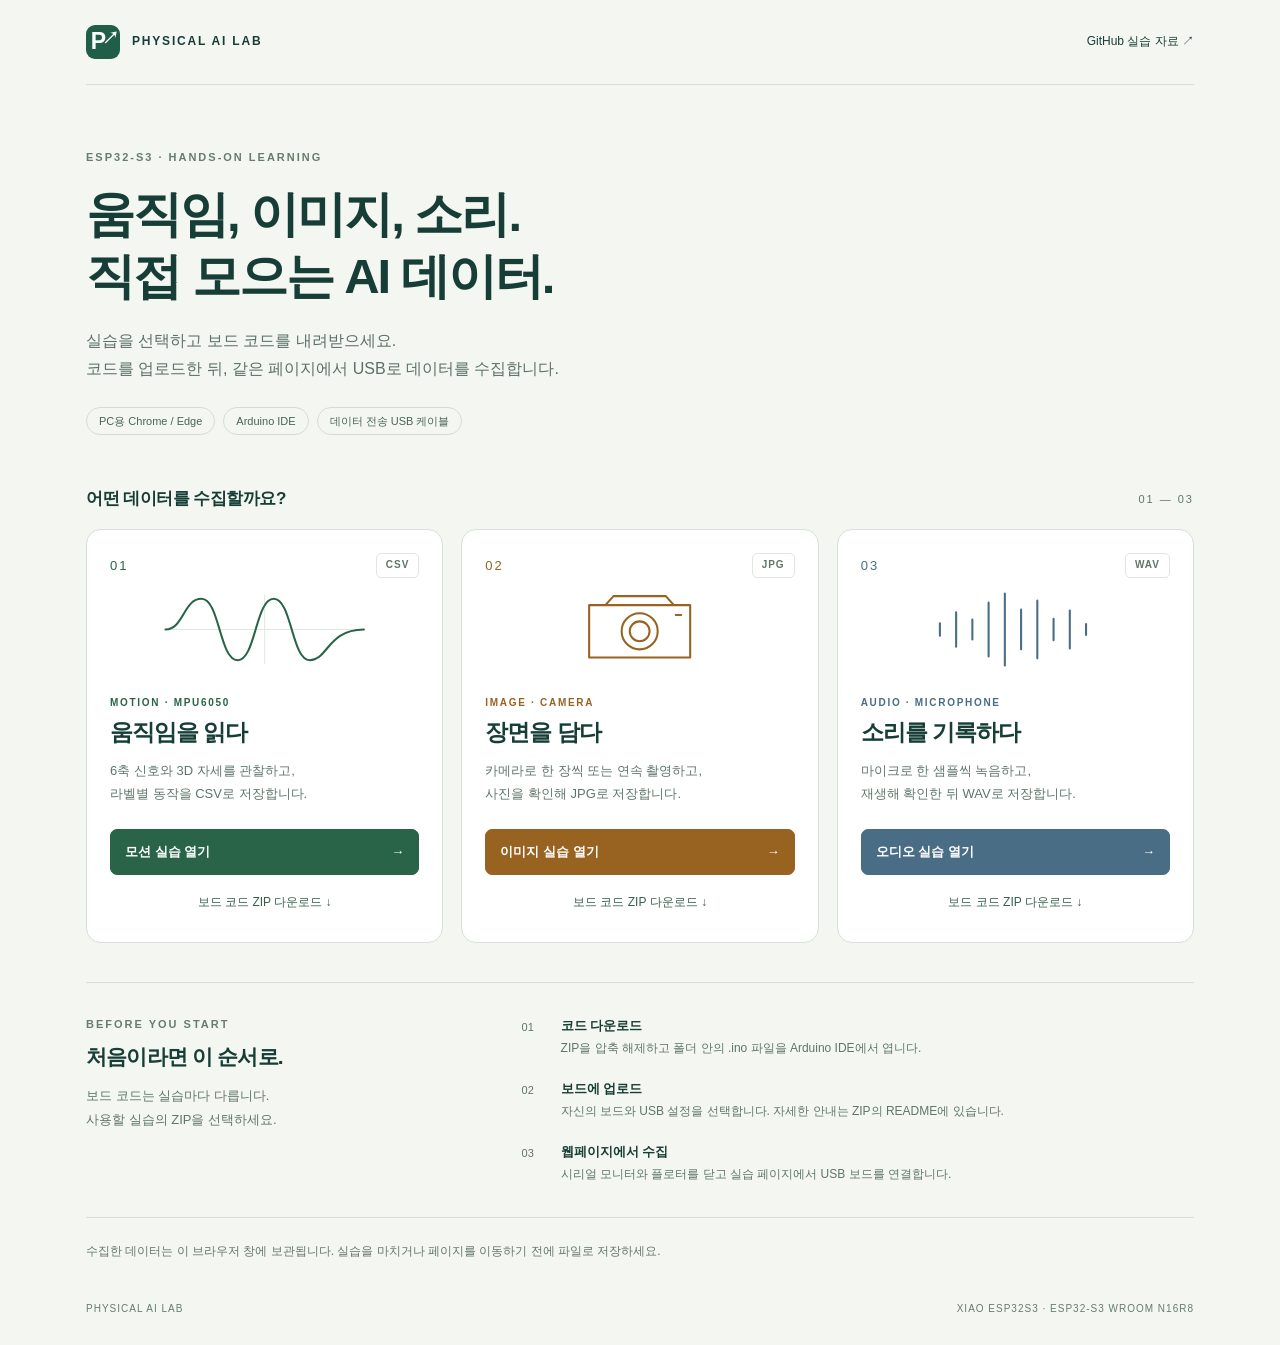
<file: index.html>
<!doctype html>
<html lang="ko">
<head>
  <meta charset="utf-8">
  <meta name="viewport" content="width=device-width,initial-scale=1">
  <meta name="description" content="ESP32-S3 모션·이미지·오디오 실습. 보드 코드를 내려받고 USB로 센서 데이터를 수집하세요.">
  <title>Physical AI Lab · 실습 시작</title>
  <link rel="stylesheet" href="assets/lab.css">
</head>
<body class="lab-home">
  <main class="lab-shell">
    <nav class="lab-home-nav" aria-label="메인 메뉴">
      <a class="lab-wordmark" href="./"><span class="lab-logo" aria-hidden="true">P<span>↗</span></span>PHYSICAL AI LAB</a>
      <a href="https://github.com/midnightradio/physical-ai-lab" target="_blank" rel="noopener">GitHub 실습 자료 ↗</a>
    </nav>
    <header class="lab-home-hero">
      <div class="lab-home-kicker">ESP32-S3 · HANDS-ON LEARNING</div>
      <h1>움직임, 이미지, 소리.<br>직접 모으는 AI 데이터.</h1>
      <p>실습을 선택하고 보드 코드를 내려받으세요.<br>코드를 업로드한 뒤, 같은 페이지에서 USB로 데이터를 수집합니다.</p>
      <div class="lab-requirements"><span>PC용 Chrome / Edge</span><span>Arduino IDE</span><span>데이터 전송 USB 케이블</span></div>
    </header>
    <section aria-labelledby="lab-choices-title">
      <div class="lab-section-title"><h2 id="lab-choices-title">어떤 데이터를 수집할까요?</h2><span>01 — 03</span></div>
      <div class="lab-choices">
        <article class="lab-choice lab-motion">
          <div class="lab-choice-top"><span class="lab-choice-number">01</span><span class="lab-format">CSV</span></div>
          <div class="lab-choice-drawing" aria-hidden="true"><svg viewBox="0 0 240 92"><path d="M10 46H230M120 8V84" class="lab-axis"/><path d="M10 46C30 46 30 12 50 12S70 80 90 80 110 12 130 12 150 80 170 80 190 46 230 46"/></svg></div>
          <div class="lab-choice-kicker">MOTION · MPU6050</div><h3>움직임을 읽다</h3>
          <p>6축 신호와 3D 자세를 관찰하고,<br>라벨별 동작을 CSV로 저장합니다.</p>
          <a class="lab-open" href="motion/">모션 실습 열기 <span aria-hidden="true">→</span></a>
          <a class="lab-zip" href="motion/downloads/motion-code.zip" download>보드 코드 ZIP 다운로드 ↓</a>
        </article>
        <article class="lab-choice lab-image">
          <div class="lab-choice-top"><span class="lab-choice-number">02</span><span class="lab-format">JPG</span></div>
          <div class="lab-choice-drawing" aria-hidden="true"><svg viewBox="0 0 240 92"><path d="M64 19H176V77H64Z M82 19L91 9H149L158 19"/><circle cx="120" cy="48" r="20"/><circle cx="120" cy="48" r="11"/><path d="M160 30H166"/></svg></div>
          <div class="lab-choice-kicker">IMAGE · CAMERA</div><h3>장면을 담다</h3>
          <p>카메라로 한 장씩 또는 연속 촬영하고,<br>사진을 확인해 JPG로 저장합니다.</p>
          <a class="lab-open" href="image/">이미지 실습 열기 <span aria-hidden="true">→</span></a>
          <a class="lab-zip" href="image/downloads/image-code.zip" download>보드 코드 ZIP 다운로드 ↓</a>
        </article>
        <article class="lab-choice lab-audio">
          <div class="lab-choice-top"><span class="lab-choice-number">03</span><span class="lab-format">WAV</span></div>
          <div class="lab-choice-drawing" aria-hidden="true"><svg viewBox="0 0 240 92"><path d="M36 39V53M54 27V65M72 35V57M90 16V76M108 6V86M126 24V68M144 14V78M162 34V58M180 25V67M198 40V52"/></svg></div>
          <div class="lab-choice-kicker">AUDIO · MICROPHONE</div><h3>소리를 기록하다</h3>
          <p>마이크로 한 샘플씩 녹음하고,<br>재생해 확인한 뒤 WAV로 저장합니다.</p>
          <a class="lab-open" href="audio/">오디오 실습 열기 <span aria-hidden="true">→</span></a>
          <a class="lab-zip" href="audio/downloads/audio-code.zip" download>보드 코드 ZIP 다운로드 ↓</a>
        </article>
      </div>
    </section>
    <section class="lab-start" aria-labelledby="lab-start-title">
      <div><div class="lab-home-kicker">BEFORE YOU START</div><h2 id="lab-start-title">처음이라면 이 순서로.</h2><p>보드 코드는 실습마다 다릅니다.<br>사용할 실습의 ZIP을 선택하세요.</p></div>
      <ol><li><strong>코드 다운로드</strong><span>ZIP을 압축 해제하고 폴더 안의 .ino 파일을 Arduino IDE에서 엽니다.</span></li><li><strong>보드에 업로드</strong><span>자신의 보드와 USB 설정을 선택합니다. 자세한 안내는 ZIP의 README에 있습니다.</span></li><li><strong>웹페이지에서 수집</strong><span>시리얼 모니터와 플로터를 닫고 실습 페이지에서 USB 보드를 연결합니다.</span></li></ol>
    </section>
    <p class="lab-save-note">수집한 데이터는 이 브라우저 창에 보관됩니다. 실습을 마치거나 페이지를 이동하기 전에 파일로 저장하세요.</p>
    <footer class="lab-home-footer"><span>PHYSICAL AI LAB</span><span>XIAO ESP32S3 · ESP32-S3 WROOM N16R8</span></footer>
  </main>
</body>
</html>
</file>
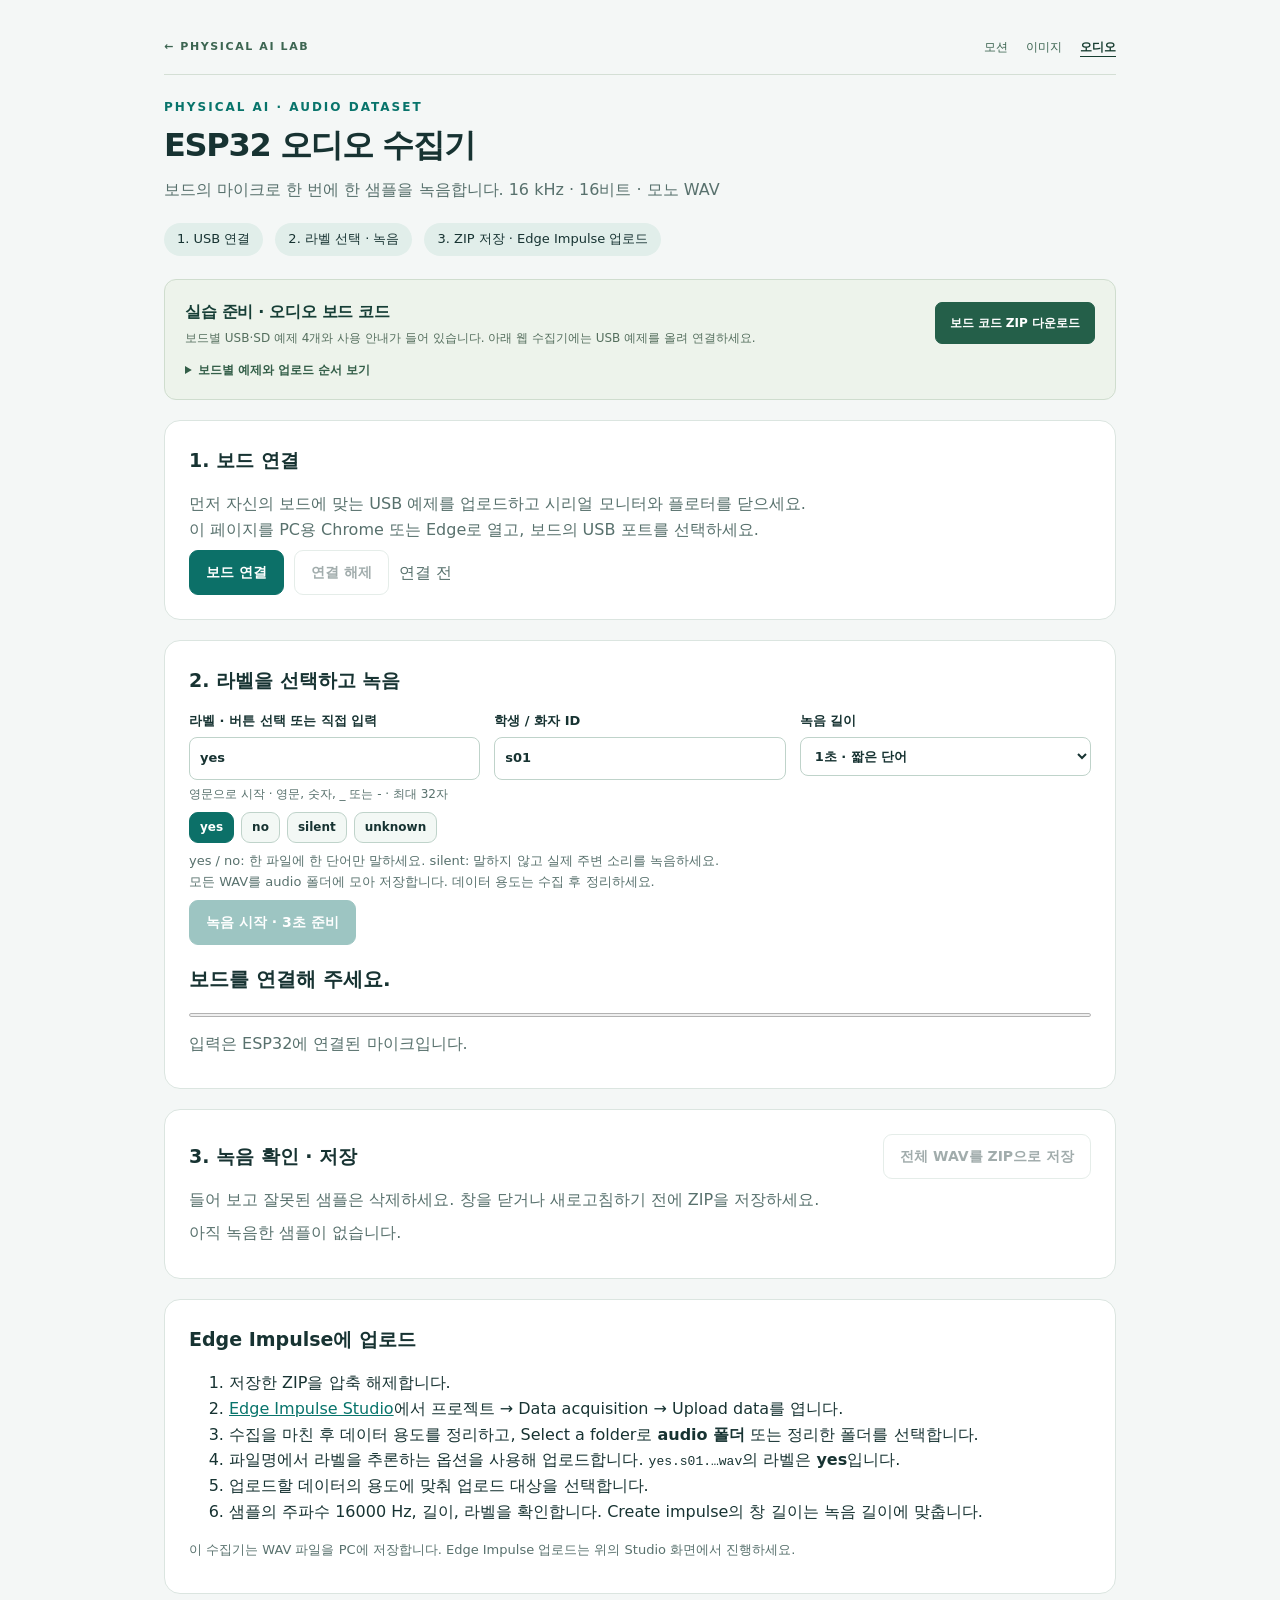
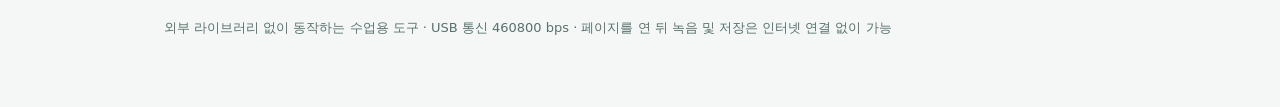
<file: audio/index.html>
<!doctype html>
<html lang="ko">
<head>
<meta charset="utf-8">
<meta name="viewport" content="width=device-width, initial-scale=1">
<title>ESP32 오디오 수집기</title>
<style>
  :root{font-family:system-ui,-apple-system,"Malgun Gothic",sans-serif;color:#173332;background:#f4f7f6;line-height:1.6}
  *{box-sizing:border-box}body{margin:0}main{max-width:1000px;margin:auto;padding:38px 24px 60px}
  h1{font-size:32px;letter-spacing:-1.3px;line-height:1.25;margin:8px 0 12px}h2{font-size:19px;margin:0 0 16px}
  p{margin:8px 0}a{color:#08746b}.eyebrow{font-size:12px;font-weight:750;letter-spacing:2px;color:#08746b}
  .muted,small{color:#58716d}.card{background:white;border:1px solid #dbe5e0;border-radius:16px;padding:24px;margin-top:20px}
  .steps{display:flex;gap:12px;flex-wrap:wrap;margin:20px 0}.steps span{background:#e1eeea;padding:6px 13px;border-radius:20px;font-size:13px}
  button,.download{font:inherit;font-size:14px;font-weight:650;border:1px solid #bfd3ca;border-radius:9px;padding:10px 16px;background:#fff;color:#173332;cursor:pointer;text-decoration:none;display:inline-block}
  button.primary{background:#0c7068;color:white;border-color:#0c7068}button:disabled{opacity:.4;cursor:default}
  button:focus-visible,a:focus-visible,input:focus-visible,select:focus-visible{outline:3px solid #e7b757;outline-offset:3px}
  .row{display:flex;gap:10px;align-items:center;flex-wrap:wrap}.row.between{justify-content:space-between}.grid{display:grid;grid-template-columns:repeat(3,1fr);gap:14px}
  label{font-size:13px;font-weight:650;display:block}input,select{font:inherit;width:100%;padding:10px;border:1px solid #bfd3ca;border-radius:8px;margin-top:5px;background:white;color:#173332}
  #label{font-size:13px;font-weight:650}.label-help{display:block;margin-top:5px;font-size:12px;font-weight:400}.label-options{display:flex;gap:7px;flex-wrap:wrap;margin-top:8px}.label-options button{font-size:12px;padding:5px 10px;background:#f3f8f5}.label-options button[aria-pressed="true"]{background:#0c7068;border-color:#0c7068;color:white}input[aria-invalid="true"]{border-color:#b13f2e}td:first-child{overflow-wrap:anywhere}
  #status{font-size:20px;font-weight:700;min-height:36px;margin-top:18px}#status.error{color:#b13f2e}#hint{min-height:25px}
  progress{display:block;width:100%;height:8px;margin:12px 0;accent-color:#0c7068}table{border-collapse:collapse;width:100%;font-size:14px;margin:16px 0}td,th{border-bottom:1px solid #e5ece8;text-align:left;padding:8px}
  .sample{border-top:1px solid #e5ece8;padding:20px 0 4px}.filename{font-size:13px;overflow-wrap:anywhere}canvas{display:block;width:100%;height:70px;background:#f3f8f5;border-radius:8px;margin:12px 0}audio{height:36px;width:min(340px,100%)}
  .badge{font-size:12px;padding:3px 8px;border-radius:6px;background:#e1eeea}.warning{color:#ac4b20;font-size:13px}.footer{font-size:13px;margin-top:24px;color:#58716d}
  @media(max-width:650px){main{padding:24px 16px}.card{padding:18px}.grid{grid-template-columns:repeat(2,1fr)}h1{font-size:27px}}
</style>
<link rel="stylesheet" href="../assets/lab.css">
</head>
<body>
<main>
  <nav class="lab-navigation" aria-label="실습 이동"><a href="../">← PHYSICAL AI LAB</a><div><a href="../motion/">모션</a><a href="../image/">이미지</a><a href="../audio/" aria-current="page">오디오</a></div></nav>
  <div class="eyebrow">PHYSICAL AI · AUDIO DATASET</div>
  <h1>ESP32 오디오 수집기</h1>
  <p class="muted">보드의 마이크로 한 번에 한 샘플을 녹음합니다. 16 kHz · 16비트 · 모노 WAV</p>
  <div class="steps"><span>1. USB 연결</span><span>2. 라벨 선택 · 녹음</span><span>3. ZIP 저장 · Edge Impulse 업로드</span></div>

  <section class="lab-code" aria-labelledby="lab-code-title">
    <div class="lab-code-top"><div><h2 id="lab-code-title">실습 준비 · 오디오 보드 코드</h2><p>보드별 USB·SD 예제 4개와 사용 안내가 들어 있습니다. 아래 웹 수집기에는 USB 예제를 올려 연결하세요.</p></div><a class="lab-code-download" href="downloads/audio-code.zip" download>보드 코드 ZIP 다운로드</a></div>
    <details><summary>보드별 예제와 업로드 순서 보기</summary><div>
      <div style="overflow-x:auto"><table><thead><tr><th>장치 · 저장 위치</th><th>Arduino IDE에서 열 파일</th></tr></thead><tbody>
        <tr><td>XIAO Sense · 웹 수집기</td><td><code>audio_capture_xiao_usb/audio_capture_xiao_usb.ino</code></td></tr>
        <tr><td>WROOM + INMP441 · 웹 수집기</td><td><code>audio_capture_inmp441_usb/audio_capture_inmp441_usb.ino</code></td></tr>
        <tr><td>XIAO Sense · 내장 microSD</td><td><code>audio_capture_xiao_sd/audio_capture_xiao_sd.ino</code></td></tr>
        <tr><td>WROOM CAM + INMP441 · 내장 microSD</td><td><code>audio_capture_inmp441_sd/audio_capture_inmp441_sd.ino</code></td></tr>
      </tbody></table></div>
      <ol><li>코드 ZIP을 압축 해제하고 사용할 예제 폴더 안의 같은 이름 <code>.ino</code>를 엽니다. USB 예제는 <code>CollectorLink.h</code>도 같은 폴더에 둡니다.</li>
        <li>보드 매니저에서 <strong>esp32 by Espressif Systems 3.3.12</strong>를 설치합니다. 녹음은 공식 <code>ESP_I2S.recordWAV()</code>를 사용하며, 추가 오디오 라이브러리는 설치하지 않습니다.</li>
        <li>보드는 XIAO이면 <strong>XIAO_ESP32S3</strong>, WROOM이면 <strong>ESP32S3 Dev Module</strong>로 선택합니다. <strong>PSRAM = OPI PSRAM</strong>을 활성화하고 Flash는 XIAO 8MB, WROOM N16R8 16MB로 선택합니다.</li>
        <li>직접 USB는 <strong>USB Mode = Hardware CDC and JTAG</strong>, <strong>USB CDC On Boot = Enabled</strong>. USB-UART 포트는 <strong>USB CDC On Boot = Disabled</strong>로 설정합니다.</li>
        <li>USB 예제 업로드 후 시리얼 모니터·플로터를 닫고 아래에서 보드를 연결합니다. SD 예제는 시리얼 모니터를 <strong>115200</strong>으로 열어 <strong>r</strong>을 보냅니다.</li>
      </ol>
      <p><strong>WROOM의 변경된 INMP441 배선:</strong> SCK=GPIO1, WS=GPIO2, SD=GPIO42, L/R=GND, VDD=3V3, GND=GND. XIAO는 Sense 확장 보드의 내장 PDM 마이크를 사용합니다.</p>
      <p>SD 예제는 보드의 microSD 슬롯을 사용합니다. WROOM은 내부 CLK39·CMD38·D0 40, XIAO는 내부 CS21이며 SD용 점퍼선은 추가하지 않습니다. SD 녹음 길이는 <code>RECORD_SECONDS</code>로 지정합니다.</p>
      <div class="lab-code-links"><a href="https://github.com/midnightradio/physical-ai-lab/tree/main/audio#readme" target="_blank" rel="noopener">코드·배선·실습 안내</a></div>
    </div></details>
  </section>

  <section class="card">
    <h2>1. 보드 연결</h2>
    <p class="muted">먼저 자신의 보드에 맞는 USB 예제를 업로드하고 시리얼 모니터와 플로터를 닫으세요.<br>이 페이지를 PC용 Chrome 또는 Edge로 열고, 보드의 USB 포트를 선택하세요.</p>
    <div class="row"><button id="connect" class="primary">보드 연결</button><button id="disconnect" disabled>연결 해제</button><span id="device" class="muted">연결 전</span></div>
  </section>

  <section class="card">
    <h2>2. 라벨을 선택하고 녹음</h2>
    <div class="grid">
      <div>
        <label for="label">라벨 · 버튼 선택 또는 직접 입력</label>
        <input id="label" value="yes" maxlength="32" spellcheck="false" autocomplete="off" aria-describedby="label-help">
        <small id="label-help" class="muted label-help">영문으로 시작 · 영문, 숫자, _ 또는 - · 최대 32자</small>
        <div class="label-options" role="group" aria-label="기본 라벨 선택">
          <button type="button" data-label="yes" aria-pressed="true">yes</button>
          <button type="button" data-label="no" aria-pressed="false">no</button>
          <button type="button" data-label="silent" aria-pressed="false">silent</button>
          <button type="button" data-label="unknown" aria-pressed="false">unknown</button>
        </div>
      </div>
      <label>학생 / 화자 ID<input id="speaker" value="s01" maxlength="24" pattern="[A-Za-z0-9_-]+" aria-label="학생 또는 화자 ID"></label>
      <label>녹음 길이<select id="seconds"><option value="1">1초 · 짧은 단어</option><option value="2">2초</option><option value="3">3초</option><option value="5">5초</option><option value="10">10초</option></select></label>
    </div>
    <p class="muted" style="font-size:13px">yes / no: 한 파일에 한 단어만 말하세요. silent: 말하지 않고 실제 주변 소리를 녹음하세요.<br>모든 WAV를 audio 폴더에 모아 저장합니다. 데이터 용도는 수집 후 정리하세요.</p>
    <button id="record" class="primary" disabled>녹음 시작 · 3초 준비</button>
    <div id="status" role="status" aria-live="polite">보드를 연결해 주세요.</div>
    <progress id="progress" max="1" value="0" aria-label="녹음 및 전송 진행률"></progress>
    <p id="hint" class="muted">입력은 ESP32에 연결된 마이크입니다.</p>
  </section>

  <section class="card">
    <div class="row between"><h2 style="margin:0">3. 녹음 확인 · 저장</h2><button id="zip" disabled>전체 WAV를 ZIP으로 저장</button></div>
    <p class="muted">들어 보고 잘못된 샘플은 삭제하세요. 창을 닫거나 새로고침하기 전에 ZIP을 저장하세요.</p>
    <div id="counts"></div><div id="samples"><p class="muted">아직 녹음한 샘플이 없습니다.</p></div>
  </section>

  <section class="card">
    <h2>Edge Impulse에 업로드</h2>
    <ol>
      <li>저장한 ZIP을 압축 해제합니다.</li>
      <li><a href="https://studio.edgeimpulse.com/" target="_blank" rel="noopener">Edge Impulse Studio</a>에서 프로젝트 → Data acquisition → Upload data를 엽니다.</li>
      <li>수집을 마친 후 데이터 용도를 정리하고, Select a folder로 <b>audio 폴더</b> 또는 정리한 폴더를 선택합니다.</li>
      <li>파일명에서 라벨을 추론하는 옵션을 사용해 업로드합니다. <code>yes.s01.…wav</code>의 라벨은 <b>yes</b>입니다.</li>
      <li>업로드할 데이터의 용도에 맞춰 업로드 대상을 선택합니다.</li>
      <li>샘플의 주파수 16000 Hz, 길이, 라벨을 확인합니다. Create impulse의 창 길이는 녹음 길이에 맞춥니다.</li>
    </ol>
    <p class="muted" style="font-size:13px">이 수집기는 WAV 파일을 PC에 저장합니다. Edge Impulse 업로드는 위의 Studio 화면에서 진행하세요.</p>
  </section>
  <p class="footer">외부 라이브러리 없이 동작하는 수업용 도구 · USB 통신 460800 bps · 페이지를 연 뒤 녹음 및 저장은 인터넷 연결 없이 가능</p>
</main>
<script>
"use strict";
const $ = id => document.getElementById(id);
const encoder = new TextEncoder();
const sleep = ms => new Promise(resolve => setTimeout(resolve, ms));
const records = [];
const DEFAULT_LABELS = ["yes","no","silent","unknown"];
let port = null, reader = null, readTask = null, closing = false;
let busy = false, ready = false, board = "", gain = 1, capture = null;

function crc32(bytes) {
  let crc = 0xffffffff;
  for (const byte of bytes) {
    crc ^= byte;
    for (let bit = 0; bit < 8; ++bit) crc = (crc >>> 1) ^ ((crc & 1) ? 0xedb88320 : 0);
  }
  return (crc ^ 0xffffffff) >>> 0;
}
function validateWav(bytes) {
  if (bytes.length < 44) throw new Error("WAV 헤더가 잘렸습니다.");
  const view = new DataView(bytes.buffer, bytes.byteOffset, bytes.byteLength);
  const tag = pos => String.fromCharCode(...bytes.subarray(pos, pos + 4));
  if (tag(0) !== "RIFF" || tag(8) !== "WAVE" || tag(12) !== "fmt " || tag(36) !== "data" ||
      view.getUint32(4, true) !== bytes.length - 8 || view.getUint32(16, true) !== 16 ||
      view.getUint16(20, true) !== 1 || view.getUint16(22, true) !== 1 ||
      view.getUint32(24, true) !== 16000 || view.getUint32(28, true) !== 32000 ||
      view.getUint16(32, true) !== 2 || view.getUint16(34, true) !== 16 ||
      view.getUint32(40, true) !== bytes.length - 44 || (bytes.length - 44) % 2) {
    throw new Error("WAV 형식이 맞지 않습니다. 제공된 Arduino 코드를 다시 업로드하세요.");
  }
  return view;
}

// Serial packets can be split at any byte, including inside control lines.
class AudioProtocol {
  constructor(onLine, onWav) { this.onLine = onLine; this.onWav = onWav; this.reset(); }
  reset() { this.line = ""; this.frame = null; }
  feed(bytes) {
    let pos = 0;
    while (pos < bytes.length) {
      if (this.frame) {
        const f = this.frame;
        const n = Math.min(bytes.length - pos, f.bytes.length - f.used);
        f.bytes.set(bytes.subarray(pos, pos + n), f.used); f.used += n; pos += n;
        if (f.used === f.bytes.length) {
          this.frame = null;
          if (crc32(f.bytes) !== f.crc) throw new Error("전송 오류입니다. USB 연결을 확인하고 다시 녹음하세요.");
          validateWav(f.bytes);
          this.onWav(f.bytes);
        }
      } else {
        const byte = bytes[pos++];
        if (byte === 10) {
          const line = this.line.trim(); this.line = "";
          const match = /^WAV (\d+) ([0-9a-fA-F]{8})$/.exec(line);
          if (match) {
            const size = Number(match[1]);
            if (size < 32044 || size > 320044 || (size - 44) % 32000) throw new Error("잘못된 녹음 길이입니다.");
            this.frame = {bytes:new Uint8Array(size), used:0, crc:parseInt(match[2],16) >>> 0};
          } else if (line) this.onLine(line);
        } else if (byte !== 13) {
          this.line += String.fromCharCode(byte);
          if (this.line.length > 512) this.line = ""; // Ignore truncated boot logs.
        }
      }
    }
  }
}
function status(message, error = false) { $("status").textContent = message; $("status").classList.toggle("error", error); }
function syncLabelButtons() {
  const label = $("label").value.trim();
  for (const button of document.querySelectorAll("[data-label]"))
    button.setAttribute("aria-pressed", String(button.dataset.label === label));
  $("label").removeAttribute("aria-invalid");
}
function controls() {
  $("connect").disabled = busy || !!port || !("serial" in navigator);
  $("disconnect").disabled = busy || !port;
  $("record").disabled = busy || !ready;
  $("zip").disabled = busy || records.length === 0;
  for (const id of ["label","speaker","seconds"]) $(id).disabled = busy;
  for (const button of document.querySelectorAll("[data-label]")) button.disabled = busy;
}
function failCapture(error) {
  if (capture) { clearTimeout(capture.timer); const reject = capture.reject; capture = null; reject(error); }
}
const deviceErrors = {
  memory:"녹음 메모리가 부족합니다. 길이를 줄이거나 PSRAM을 활성화하세요.",
  microphone_init:"마이크 초기화 실패: 보드 선택, 배선, esp32 3.x 설치를 확인하세요.",
  microphone_read:"마이크 읽기 실패: 배선과 마이크 모듈을 확인하세요.",
  command:"보드 코드와 수집기 버전이 맞지 않습니다. 제공된 코드를 업로드하세요."
};
const protocol = new AudioProtocol(line => {
  const hello = /^READY_AUDIO1 (XIAO_PDM|INMP441) 16000 (\d+)$/.exec(line);
  if (hello) {
    board = hello[1]; gain = Number(hello[2]); ready = true;
    $("device").textContent = `${board} · 16000 Hz · 고정 게인 ${gain}`;
  } else if (/^RECORDING /.test(line) && capture) {
    status("녹음 중 — 지금 소리를 내세요.");
    $("hint").textContent = `${capture.meta.seconds}초 동안 한 샘플을 녹음합니다. 잠시 후 WAV를 받습니다.`;
  } else if (/^ERROR /.test(line)) {
    failCapture(new Error(deviceErrors[line.slice(6)] || line));
  }
}, bytes => {
  if (!capture) throw new Error("예상하지 못한 오디오입니다. 보드를 다시 연결하세요.");
  if (bytes.length !== capture.meta.seconds * 32000 + 44) throw new Error("요청한 길이와 수신한 WAV 길이가 다릅니다.");
  const done = capture; capture = null; clearTimeout(done.timer);
  done.resolve(bytes);
});

async function sendCommand(command) {
  if (!port || !port.writable) throw new Error("보드가 연결되어 있지 않습니다.");
  const writer = port.writable.getWriter();
  try { await writer.write(encoder.encode(command + "\n")); } finally { writer.releaseLock(); }
}
async function readSerial(activeReader) {
  try {
    while (!closing) {
      const {value, done} = await activeReader.read();
      if (done) break;
      if (value) protocol.feed(value);
    }
    if (!closing) throw new Error("USB 연결이 끊어졌습니다. 다시 연결하세요.");
  } catch (error) {
    if (!closing) {
      ready = false; failCapture(error); status(error.message, true);
      setTimeout(() => disconnect(false), 0);
    }
  } finally { activeReader.releaseLock(); }
}
async function disconnect(showMessage = true) {
  if (closing) return;
  closing = true; ready = false;
  failCapture(new Error("보드 연결이 해제되었습니다."));
  try { if (reader) await reader.cancel(); } catch (_) {}
  if (readTask) await readTask;
  try { if (port) await port.close(); } catch (_) {}
  port = null; reader = null; readTask = null; closing = false; protocol.reset();
  $("device").textContent = "연결 전";
  if (showMessage) status("연결을 해제했습니다.");
  controls();
}
async function connect() {
  busy = true; controls();
  try {
    const selected = await navigator.serial.requestPort();
    await selected.open({baudRate:460800, bufferSize:65536});
    port = selected; ready = false; protocol.reset();
    // DTR enables native USB CDC; RTS stays deasserted for USB-UART bridges.
    try { await port.setSignals({dataTerminalReady:true, requestToSend:false}); } catch (_) {}
    reader = port.readable.getReader(); readTask = readSerial(reader);
    status("보드 응답을 기다립니다…");
    await sleep(1200);
    for (let n = 0; n < 10 && !ready; ++n) { await sendCommand("PING"); await sleep(400); }
    if (!ready) throw new Error("보드 응답이 없습니다. 업로드한 코드와 USB CDC 설정을 확인한 뒤 리셋하고 다시 연결하세요.");
    status("준비되었습니다. 라벨을 선택하고 녹음하세요.");
  } catch (error) {
    await disconnect(false);
    status(error.name === "NotFoundError" ? "포트 선택이 취소되었습니다." : error.message, true);
    $("hint").textContent = "포트를 열 수 없다면 Arduino 시리얼 모니터·플로터와 다른 수집기 창을 닫으세요.";
  } finally { busy = false; controls(); }
}

function stamp(date = new Date()) {
  const p = (n, len=2) => String(n).padStart(len,"0");
  return `${date.getFullYear()}${p(date.getMonth()+1)}${p(date.getDate())}_${p(date.getHours())}${p(date.getMinutes())}${p(date.getSeconds())}_${p(date.getMilliseconds(),3)}`;
}
function sampleMetrics(bytes) {
  const view = validateWav(bytes); let peak = 0, clipped = 0;
  for (let i=44; i<bytes.length; i+=2) { const x=Math.abs(view.getInt16(i,true)); peak=Math.max(peak,x); if(x>=32760)++clipped; }
  return {peak, clipped:clipped/((bytes.length-44)/2)};
}
async function record() {
  const label = $("label").value.trim();
  if (!/^[A-Za-z][A-Za-z0-9_-]{0,31}$/.test(label)) {
    $("label").setAttribute("aria-invalid", "true");
    status("라벨은 영문으로 시작하고, 영문·숫자·밑줄·하이픈을 사용해 32자 이내로 입력하세요.", true);
    $("label").focus();
    return;
  }
  $("label").value = label;
  syncLabelButtons();
  const speaker = $("speaker").value.trim();
  if (!/^[A-Za-z0-9_-]{1,24}$/.test(speaker)) { status("학생 / 화자 ID는 영문, 숫자, 밑줄, 하이픈으로 입력하세요.", true); return; }
  const meta = {label, speaker, seconds:Number($("seconds").value), board, gain};
  busy = true; controls(); $("progress").value = 0;
  try {
    for (let n=3; n>0; --n) { status(`${n}초 후 준비 — ‘녹음 중’이 뜨면 시작하세요.`); await sleep(1000); }
    status("마이크를 준비합니다…");
    const received = new Promise((resolve,reject) => {
      capture = {meta, resolve, reject, timer:setTimeout(() => failCapture(new Error("WAV 수신 시간이 초과되었습니다. USB를 확인하고 다시 연결하세요.")),15000+meta.seconds*3000)};
    });
    const [, bytes] = await Promise.all([sendCommand(`REC ${meta.seconds}`),received]);
    const filename = `${meta.label}.${meta.speaker}.${meta.board}.g${meta.gain}.${stamp()}.wav`;
    const metrics = sampleMetrics(bytes);
    const item = {...meta, filename, bytes, metrics, url:URL.createObjectURL(new Blob([bytes],{type:"audio/wav"}))};
    records.push(item); renderRecords(); $("progress").value = 1;
    status(`저장 준비 완료 · ${meta.label} · ${meta.seconds}초`);
    $("hint").textContent = "아래에서 소리를 들어 보고, 계속 녹음하거나 전체 ZIP을 저장하세요.";
  } catch (error) {
    failCapture(error); await disconnect(false); status(error.message,true);
  } finally { busy = false; controls(); }
}
function drawWave(canvas, bytes) {
  const view = validateWav(bytes), count = (bytes.length-44)/2;
  const ctx = canvas.getContext("2d"), w=canvas.width, h=canvas.height;
  ctx.strokeStyle="#c6dad0";ctx.beginPath();ctx.moveTo(0,h/2);ctx.lineTo(w,h/2);ctx.stroke();
  ctx.strokeStyle="#0c7068";ctx.beginPath();
  for(let x=0;x<w;++x){let lo=0,hi=0;for(let n=Math.floor(x*count/w);n<Math.floor((x+1)*count/w);++n){const v=view.getInt16(44+n*2,true)/32768;lo=Math.min(lo,v);hi=Math.max(hi,v);}ctx.moveTo(x,h/2-hi*h*.47);ctx.lineTo(x,h/2-lo*h*.47);}
  ctx.stroke();
}
function renderRecords() {
  const counts = $("counts"); counts.replaceChildren();
  if(records.length){
    const table=document.createElement("table");
    table.innerHTML="<thead><tr><th>라벨</th><th>샘플 수</th></tr></thead>";
    const body=document.createElement("tbody");
    const labels = [...new Set([...DEFAULT_LABELS,...records.map(r=>r.label)])];
    for(const label of labels){const row=document.createElement("tr");for(const value of [label,records.filter(r=>r.label===label).length]){const cell=document.createElement("td");cell.textContent=value;row.append(cell);}body.append(row);}table.append(body);counts.append(table);
  }
  const list = $("samples"); list.replaceChildren();
  if(!records.length){const p=document.createElement("p");p.className="muted";p.textContent="아직 녹음한 샘플이 없습니다.";list.append(p);}
  for(const r of [...records].reverse()){
    const card=document.createElement("div");card.className="sample";
    const row=document.createElement("div");row.className="row between";
    const name=document.createElement("span");name.className="filename";name.textContent=r.filename;
    const badge=document.createElement("span");badge.className="badge";badge.textContent=`${r.seconds}초`;row.append(name,badge);card.append(row);
    const canvas=document.createElement("canvas");canvas.width=900;canvas.height=80;canvas.setAttribute("aria-label","녹음 파형");card.append(canvas);drawWave(canvas,r.bytes);
    const buttons=document.createElement("div");buttons.className="row";
    const audio=document.createElement("audio");audio.controls=true;audio.preload="none";audio.src=r.url;audio.setAttribute("aria-label",r.filename+" 재생");
    const link=document.createElement("a");link.className="download";link.href=r.url;link.download=r.filename;link.textContent="WAV 저장";
    const del=document.createElement("button");del.textContent="삭제";del.onclick=()=>{URL.revokeObjectURL(r.url);records.splice(records.indexOf(r),1);renderRecords();controls();};
    buttons.append(audio,link,del);card.append(buttons);
    let warning="";
    if(r.metrics.peak===0)warning="입력이 모두 0입니다. 배선·마이크 선택·L/R 연결을 확인하세요.";
    else if(r.metrics.clipped>.005)warning="소리가 찌그러질 수 있습니다. 마이크에서 조금 떨어져 다시 녹음하세요.";
    else if(r.label!=="silent"&&r.metrics.peak<50)warning="입력이 매우 작습니다. 재생해서 목소리가 들리는지 확인하세요.";
    if(warning){const p=document.createElement("p");p.className="warning";p.textContent=warning;card.append(p);}
    list.append(card);
  }
}

// Minimal uncompressed ZIP writer: no network access or third-party library.
function makeZip(files) {
  const local=[],central=[];let offset=0,centralSize=0;
  for(const file of files){
    const name=encoder.encode(file.name),data=file.bytes,crc=crc32(data);
    const head=new Uint8Array(30+name.length),h=new DataView(head.buffer);
    h.setUint32(0,0x04034b50,true);h.setUint16(4,20,true);h.setUint16(12,33,true);
    h.setUint32(14,crc,true);h.setUint32(18,data.length,true);h.setUint32(22,data.length,true);h.setUint16(26,name.length,true);head.set(name,30);
    local.push(head,data);
    const entry=new Uint8Array(46+name.length),e=new DataView(entry.buffer);
    e.setUint32(0,0x02014b50,true);e.setUint16(4,20,true);e.setUint16(6,20,true);e.setUint16(14,33,true);
    e.setUint32(16,crc,true);e.setUint32(20,data.length,true);e.setUint32(24,data.length,true);e.setUint16(28,name.length,true);e.setUint32(42,offset,true);entry.set(name,46);
    central.push(entry);centralSize+=entry.length;offset+=head.length+data.length;
  }
  const end=new Uint8Array(22),v=new DataView(end.buffer);
  v.setUint32(0,0x06054b50,true);v.setUint16(8,files.length,true);v.setUint16(10,files.length,true);v.setUint32(12,centralSize,true);v.setUint32(16,offset,true);
  return new Blob([...local,...central,end],{type:"application/zip"});
}
function saveZip() {
  const blob=makeZip(records.map(r=>({name:`audio/${r.filename}`,bytes:r.bytes})));
  const url=URL.createObjectURL(blob),link=document.createElement("a");link.href=url;link.download=`esp32_audio_${stamp()}.zip`;link.click();setTimeout(()=>URL.revokeObjectURL(url),60000);
  status(`${records.length}개 WAV의 ZIP 다운로드를 요청했습니다.`);
}
$("connect").onclick=connect;$("disconnect").onclick=()=>disconnect();$("record").onclick=record;$("zip").onclick=saveZip;
$("label").addEventListener("input", syncLabelButtons);
for (const button of document.querySelectorAll("[data-label]")) button.onclick = () => {
  $("label").value = button.dataset.label;
  syncLabelButtons();
};
window.addEventListener("beforeunload",event=>{if(records.length){event.preventDefault();event.returnValue="";}});
if(!("serial" in navigator)||!window.isSecureContext){status("PC용 Chrome 또는 Edge에서 이 HTML 파일을 직접 열어 주세요.",true);$("hint").textContent="학교 PC 정책으로 USB 접근이 제한되면 담당자에게 확인하세요. HTTPS 페이지로 배포해 사용할 수도 있습니다.";}
controls();
</script>
</body>
</html>
</file>
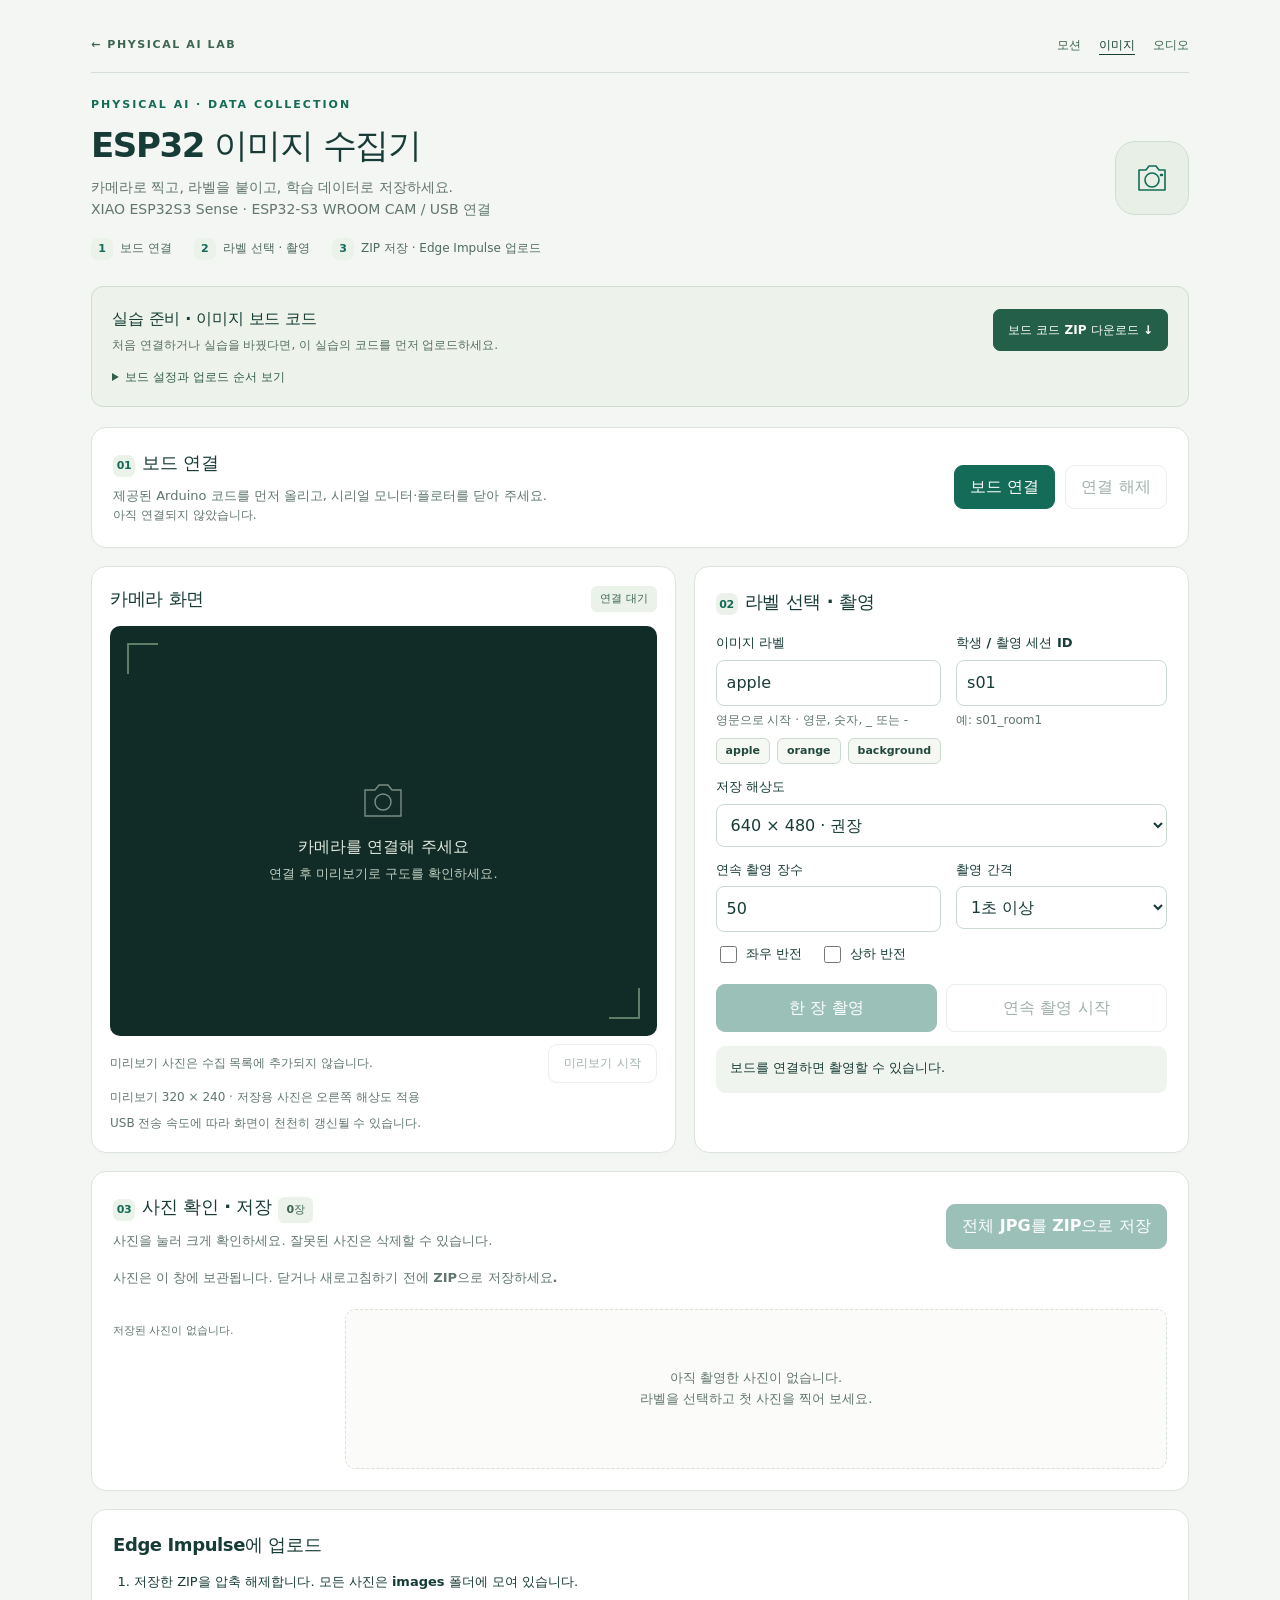
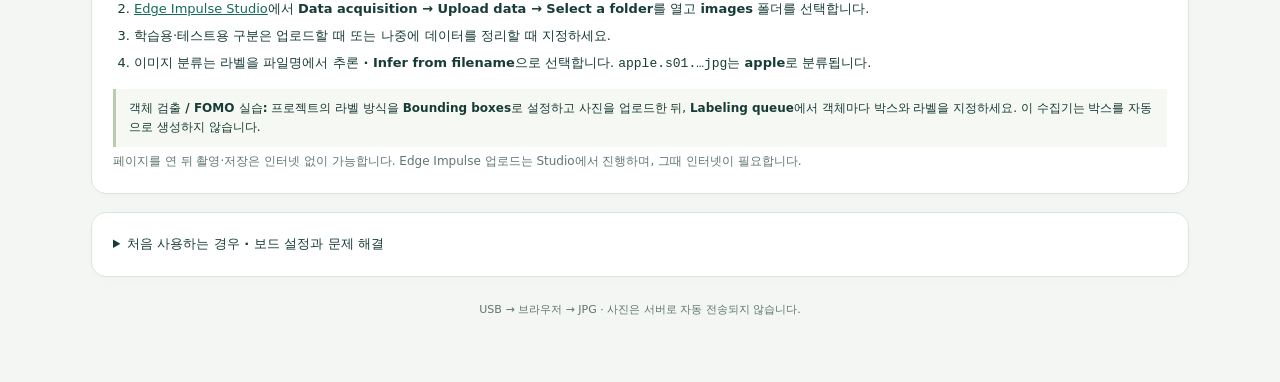
<file: image/index.html>
<!doctype html>
<html lang="ko">
<head>
<meta charset="utf-8">
<meta name="viewport" content="width=device-width, initial-scale=1">
<title>ESP32 이미지 수집기</title>
<style>
:root{font-family:system-ui,-apple-system,"Malgun Gothic",sans-serif;color:#173b36;background:#f3f6f3;line-height:1.6;font-synthesis:none;--green:#146b57;--muted:#60766e;--line:#dbe5dd}
*{box-sizing:border-box}body{margin:0}main{max-width:1150px;margin:auto;padding:36px 26px 64px}h1{font-size:34px;letter-spacing:-1.4px;line-height:1.25;margin:10px 0}h2{font-size:18px;letter-spacing:-.4px;margin:0}h3{font-size:15px;margin:0 0 10px}p{margin:8px 0}a{color:var(--green)}button,input,select{font:inherit}button,.download{border:1px solid #cbdad0;background:white;color:#21483d;border-radius:9px;padding:10px 15px;font-weight:650;cursor:pointer;text-decoration:none;line-height:1.4}button:hover:not(:disabled),.download:hover{background:#eef5ee;border-color:#91b5a1}button:disabled{opacity:.42;cursor:not-allowed}button.primary{background:var(--green);color:white;border-color:var(--green)}button.primary:hover:not(:disabled){background:#0d5848}button.danger{color:#ab4035}button:focus-visible,a:focus-visible,input:focus-visible,select:focus-visible,summary:focus-visible{outline:3px solid #c49e42;outline-offset:3px}input,select{width:100%;background:white;color:#173b36;border:1px solid #cbd9ce;border-radius:8px;padding:9px 10px;min-height:43px}input[type=checkbox]{width:17px;min-height:17px;accent-color:var(--green)}label{display:block;font-size:13px;font-weight:650;margin-bottom:6px}small,.muted{color:var(--muted)}small{font-size:12px}.eyebrow{font-size:11px;letter-spacing:2px;font-weight:750;color:var(--green)}.hero{display:flex;justify-content:space-between;gap:24px;align-items:center;margin-bottom:26px}.hero p{color:var(--muted);font-size:14px}.hero-mark{width:74px;height:74px;border:1px solid #ceded2;border-radius:20px;display:grid;place-items:center;background:#e8efe7;color:var(--green);flex-shrink:0}.steps{display:flex;gap:22px;flex-wrap:wrap;font-size:12px;color:#4f6b60;margin-top:17px}.step-dot,.number{display:inline-grid;place-items:center;width:22px;height:22px;background:#eaf2e9;color:var(--green);border-radius:7px;font-size:11px;font-weight:800;margin-right:7px}.card{background:white;border:1px solid var(--line);border-radius:15px;padding:21px;box-shadow:0 3px 8px #173b3603}.connection{display:flex;align-items:center;justify-content:space-between;gap:20px;margin-bottom:18px}.connection p{font-size:13px;color:var(--muted);margin-bottom:0}.row{display:flex;gap:10px;align-items:center;flex-wrap:wrap}.between{justify-content:space-between}.badge{display:inline-block;padding:4px 9px;font-size:11px;font-weight:700;border-radius:6px;background:#eaf2e9;color:#3c6450}.connection-state{font-size:12px;color:var(--muted)}.workspace{display:grid;grid-template-columns:minmax(0,1.18fr) minmax(0,1fr);gap:18px}.camera-card{padding:18px}.camera-top{margin:0 0 13px}.viewfinder{position:relative;background:#112b26;border-radius:10px;aspect-ratio:4/3;display:grid;place-items:center;overflow:hidden}.viewfinder:before,.viewfinder:after{content:"";position:absolute;width:29px;height:29px;border-color:#86ac8a;border-style:solid;opacity:.65;pointer-events:none;z-index:1}.viewfinder:before{top:17px;left:17px;border-width:2px 0 0 2px}.viewfinder:after{bottom:17px;right:17px;border-width:0 2px 2px 0}.viewfinder img{width:100%;height:100%;position:absolute;object-fit:contain}.empty-view{text-align:center;color:#c0d0c2;font-size:13px;padding:30px}.empty-view svg{display:block;margin:0 auto 14px;opacity:.6}.empty-view strong{display:block;color:#e2e9de;font-size:16px;margin-bottom:5px}.view-caption{display:flex;gap:10px;justify-content:space-between;align-items:center;min-height:36px;color:var(--muted);font-size:12px;margin-top:8px}.settings{display:grid;grid-template-columns:1fr 1fr;gap:13px 15px;margin-top:17px}.full{grid-column:1/-1}.chips{display:flex;gap:7px;margin-top:7px}.chips button{font-size:11px;font-weight:550;padding:4px 9px;border-radius:6px;background:#f6f8f4}.switches{display:flex;gap:18px;margin-top:11px}.switches label{display:flex;gap:6px;align-items:center;margin:0;font-weight:500}.capture-actions{display:grid;grid-template-columns:1fr 1fr;gap:9px;margin-top:18px}.capture-actions button{padding:12px 8px}.stop{width:100%;margin-top:9px}.statusbox{padding:12px 14px;background:#eff5ee;border-radius:9px;margin-top:14px;font-size:13px;min-height:47px;overflow-wrap:anywhere}.statusbox.error{background:#fcf0ec;color:#9d3d2e}progress{width:100%;height:7px;accent-color:var(--green);display:block;margin-top:11px}.progress-label{font-size:11px;color:var(--muted);margin-top:4px}.review{margin-top:18px}.review-heading{gap:15px}.review p{font-size:13px}.review-grid{display:grid;grid-template-columns:210px minmax(0,1fr);gap:22px;margin-top:20px}.counts table{border-collapse:collapse;width:100%;font-size:12px}.counts th{font-weight:500;color:var(--muted);font-size:11px}.counts td,.counts th{text-align:right;padding:8px 6px;border-bottom:1px solid #e9eee8}.counts td:first-child,.counts th:first-child{text-align:left;overflow-wrap:anywhere;max-width:100px}.storage{font-size:11px;color:var(--muted);margin-top:13px}.gallery{display:grid;grid-template-columns:repeat(3,minmax(0,1fr));gap:12px}.sample{min-width:0;border:1px solid var(--line);border-radius:10px;overflow:hidden;background:#fafbf8}.thumbnail{display:block;width:100%;padding:0;border:0;border-radius:0;aspect-ratio:4/3;background:#e9eee6;overflow:hidden;position:relative}.thumbnail img{width:100%;height:100%;object-fit:contain;display:block}.sample-info{padding:8px 9px}.sample-name{font-size:12px;font-weight:700;overflow-wrap:anywhere}.sample-meta{font-size:10px;color:var(--muted);margin-top:1px}.sample-actions{display:flex;justify-content:space-between;gap:5px;margin-top:8px}.sample-actions button,.sample-actions a{font-size:11px;font-weight:550;padding:4px 8px;border-radius:6px}.empty-gallery{grid-column:1/-1;display:grid;place-items:center;text-align:center;min-height:160px;border:1px dashed #d6e2d6;border-radius:10px;font-size:13px;color:var(--muted);background:#fbfcf9}.upload{margin-top:18px}.upload ol{padding-left:21px;margin-bottom:9px;font-size:13px}.upload li{margin:6px 0}.upload .note{font-size:12px;background:#f6f8f3;border-left:3px solid #b9cdad;padding:10px 13px;margin-top:14px}.help{margin-top:18px;font-size:13px}.help summary{font-weight:650;cursor:pointer}.help table{border-collapse:collapse;width:100%;margin:13px 0;font-size:12px}.help th,.help td{padding:8px;text-align:left;border:1px solid var(--line)}.help ul{padding-left:20px}.footer{font-size:11px;color:var(--muted);text-align:center;margin-top:24px}.notice{font-size:13px;padding:11px 15px;background:#fff4de;border:1px solid #e9d4a4;border-radius:10px;margin-bottom:16px}dialog{border:1px solid var(--line);border-radius:14px;max-width:min(92vw,980px);padding:17px;color:#173b36}dialog::backdrop{background:#0c211bbd}dialog img{display:block;max-width:100%;max-height:75vh;object-fit:contain;background:#112b26;margin-top:12px}dialog p{font-size:12px;overflow-wrap:anywhere}[hidden]{display:none!important}
@media(max-width:850px){.workspace{grid-template-columns:1fr}.review-grid{grid-template-columns:1fr}.counts table{max-width:480px}.gallery{grid-template-columns:repeat(3,minmax(0,1fr))}.hero-mark{display:none}.connection{align-items:flex-start;flex-direction:column}.review-heading{align-items:flex-start}h1{font-size:29px}}
@media(max-width:500px){main{padding:24px 15px 40px}.card{padding:16px}.steps{gap:10px;font-size:10px}.gallery{grid-template-columns:repeat(2,minmax(0,1fr))}.settings{gap:12px}h1{font-size:27px}.hero p{font-size:12px}.capture-actions{grid-template-columns:1fr}}
</style>
<link rel="stylesheet" href="../assets/lab.css">
</head>
<body>
<main>
  <nav class="lab-navigation" aria-label="실습 이동"><a href="../">← PHYSICAL AI LAB</a><div><a href="../motion/">모션</a><a href="../image/" aria-current="page">이미지</a><a href="../audio/">오디오</a></div></nav>
  <header class="hero">
    <div><div class="eyebrow">PHYSICAL AI · DATA COLLECTION</div><h1>ESP32 이미지 수집기</h1><p>카메라로 찍고, 라벨을 붙이고, 학습 데이터로 저장하세요.<br>XIAO ESP32S3 Sense · ESP32-S3 WROOM CAM / USB 연결</p><div class="steps"><span><span class="step-dot">1</span>보드 연결</span><span><span class="step-dot">2</span>라벨 선택 · 촬영</span><span><span class="step-dot">3</span>ZIP 저장 · Edge Impulse 업로드</span></div></div>
    <div class="hero-mark" aria-hidden="true"><svg width="40" height="40" viewBox="0 0 40 40" fill="none"><path d="M7 12h7l3-4h7l3 4h6v20H7z" stroke="currentColor" stroke-width="1.6" stroke-linejoin="round"/><circle cx="20" cy="22" r="7" stroke="currentColor" stroke-width="1.6"/><path d="M29 17h1" stroke="currentColor" stroke-width="2.5" stroke-linecap="round"/></svg></div>
  </header>
  <section class="lab-code" aria-labelledby="lab-code-title">
    <div class="lab-code-top"><div><h2 id="lab-code-title">실습 준비 · 이미지 보드 코드</h2><p>처음 연결하거나 실습을 바꿨다면, 이 실습의 코드를 먼저 업로드하세요.</p></div><a class="lab-code-download" href="downloads/image-code.zip" download>보드 코드 ZIP 다운로드 ↓</a></div>
    <details><summary>보드 설정과 업로드 순서 보기</summary><div>
      <ol><li>코드 ZIP을 압축 해제하고 <code>esp32_image_capture/esp32_image_capture.ino</code>를 Arduino IDE에서 엽니다.</li><li>보드 매니저에서 <strong>esp32 by Espressif Systems 3.x</strong>를 설치합니다. 카메라 라이브러리는 보드 패키지에 포함되어 있습니다. PSRAM을 OPI로 활성화합니다.</li><li>보드는 XIAO이면 <strong>XIAO_ESP32S3</strong>, WROOM이면 <strong>ESP32S3 Dev Module</strong>로 선택합니다. Flash는 XIAO 8MB, WROOM N16R8 16MB로 선택합니다.</li><li>직접 USB는 <strong>USB Mode = Hardware CDC and JTAG</strong>, <strong>USB CDC On Boot = Enabled</strong>. USB-UART 포트는 <strong>USB CDC On Boot = Disabled</strong>로 설정합니다.</li><li>업로드 후 시리얼 모니터와 플로터를 닫고, 아래에서 USB 보드를 연결합니다.</li></ol>
      <p>XIAO는 Sense 확장 보드를 장착합니다. WROOM용 코드는 강의의 Freenove 계열 CAM 배선을 사용합니다.</p>
      <div class="lab-code-links"><a href="esp32_image_capture/esp32_image_capture.ino" download>INO 파일만 다운로드</a><a href="https://github.com/midnightradio/physical-ai-lab/tree/main/image#readme" target="_blank" rel="noopener">배선·실습 안내 ↗</a></div>
    </div></details>
  </section>
  <div id="browser-notice" class="notice" hidden>USB 촬영은 PC용 <strong>Chrome 또는 Edge</strong>에서 이 페이지를 열어 사용하세요.</div>
  <section class="card connection" aria-labelledby="connect-title">
    <div><h2 id="connect-title"><span class="number">01</span>보드 연결</h2><p>제공된 Arduino 코드를 먼저 올리고, 시리얼 모니터·플로터를 닫아 주세요.</p><div class="connection-state" id="device">아직 연결되지 않았습니다.</div></div>
    <div class="row"><button id="connect" class="primary">보드 연결</button><button id="disconnect" disabled>연결 해제</button></div>
  </section>
  <div class="workspace">
    <section class="card camera-card" aria-labelledby="preview-title">
      <div class="row between camera-top"><h2 id="preview-title">카메라 화면</h2><span class="badge" id="view-mode">연결 대기</span></div>
      <div class="viewfinder"><img id="preview-image" alt="보드 카메라에서 받은 사진" hidden><div class="empty-view" id="empty-view"><svg width="46" height="42" viewBox="0 0 46 42" fill="none" aria-hidden="true"><path d="M5 12h10l4-5h9l4 5h9v26H5z" stroke="currentColor" stroke-width="1.4"/><circle cx="23" cy="24" r="8" stroke="currentColor" stroke-width="1.4"/></svg><strong>카메라를 연결해 주세요</strong>연결 후 미리보기로 구도를 확인하세요.</div></div>
      <div class="view-caption"><span id="preview-info">미리보기 사진은 수집 목록에 추가되지 않습니다.</span><button id="preview" disabled>미리보기 시작</button></div>
      <small>미리보기 320 × 240 · 저장용 사진은 오른쪽 해상도 적용<br>USB 전송 속도에 따라 화면이 천천히 갱신될 수 있습니다.</small>
    </section>
    <section class="card" aria-labelledby="capture-title">
      <h2 id="capture-title"><span class="number">02</span>라벨 선택 · 촬영</h2>
      <div class="settings">
        <div><label for="label">이미지 라벨</label><input id="label" value="apple" maxlength="32" spellcheck="false" autocomplete="off" aria-describedby="label-help"><small id="label-help">영문으로 시작 · 영문, 숫자, _ 또는 -</small><div class="chips"><button data-label="apple">apple</button><button data-label="orange">orange</button><button data-label="background">background</button></div></div>
        <div><label for="session">학생 / 촬영 세션 ID</label><input id="session" value="s01" maxlength="32" spellcheck="false" autocomplete="off"><small>예: s01_room1</small></div>
        <div class="full"><label for="resolution">저장 해상도</label><select id="resolution"><option value="640">640 × 480 · 권장</option><option value="320">320 × 240 · 빠른 촬영</option></select></div>
        <div><label for="count">연속 촬영 장수</label><input id="count" type="number" min="1" max="100" step="1" value="50"></div>
        <div><label for="interval">촬영 간격</label><select id="interval"><option value="1000">1초 이상</option><option value="2000">2초 이상</option><option value="3000">3초 이상</option><option value="5000">5초 이상</option></select></div>
      </div>
      <div class="switches"><label><input id="mirror" type="checkbox">좌우 반전</label><label><input id="flip" type="checkbox">상하 반전</label></div>
      <div class="capture-actions"><button id="capture" class="primary" disabled>한 장 촬영</button><button id="batch" disabled>연속 촬영 시작</button></div>
      <button id="stop" class="stop danger" hidden>연속 촬영 중지</button>
      <div class="statusbox" id="status" role="status" aria-live="polite">보드를 연결하면 촬영할 수 있습니다.</div>
      <progress id="progress" value="0" max="50" aria-label="연속 촬영 진행" hidden></progress><div class="progress-label" id="progress-label"></div>
    </section>
  </div>
  <section class="card review" aria-labelledby="review-title">
    <div class="row between review-heading"><div><h2 id="review-title"><span class="number">03</span>사진 확인 · 저장 <span id="total" class="badge">0장</span></h2><p class="muted">사진을 눌러 크게 확인하세요. 잘못된 사진은 삭제할 수 있습니다.</p></div><button id="zip" class="primary" disabled>전체 JPG를 ZIP으로 저장</button></div>
    <p class="muted">사진은 이 창에 보관됩니다. <strong>닫거나 새로고침하기 전에 ZIP으로 저장하세요.</strong></p>
    <div class="review-grid"><div><div id="counts" class="counts"></div><div id="storage" class="storage">저장된 사진이 없습니다.</div></div><div id="samples" class="gallery"><div class="empty-gallery">아직 촬영한 사진이 없습니다.<br>라벨을 선택하고 첫 사진을 찍어 보세요.</div></div></div>
  </section>
  <section class="card upload" aria-labelledby="upload-title"><h2 id="upload-title">Edge Impulse에 업로드</h2><ol><li>저장한 ZIP을 <strong>압축 해제</strong>합니다. 모든 사진은 <strong>images</strong> 폴더에 모여 있습니다.</li><li><a href="https://studio.edgeimpulse.com/" target="_blank" rel="noopener">Edge Impulse Studio</a>에서 <strong>Data acquisition → Upload data → Select a folder</strong>를 열고 <strong>images</strong> 폴더를 선택합니다.</li><li>학습용·테스트용 구분은 <strong>업로드할 때 또는 나중에 데이터를 정리할 때</strong> 지정하세요.</li><li>이미지 분류는 라벨을 <strong>파일명에서 추론 · Infer from filename</strong>으로 선택합니다. <code>apple.s01.…jpg</code>는 <strong>apple</strong>로 분류됩니다.</li></ol><div class="note"><strong>객체 검출 / FOMO 실습:</strong> 프로젝트의 라벨 방식을 <strong>Bounding boxes</strong>로 설정하고 사진을 업로드한 뒤, <strong>Labeling queue</strong>에서 객체마다 박스와 라벨을 지정하세요. 이 수집기는 박스를 자동으로 생성하지 않습니다.</div><small>페이지를 연 뒤 촬영·저장은 인터넷 없이 가능합니다. Edge Impulse 업로드는 Studio에서 진행하며, 그때 인터넷이 필요합니다.</small></section>
  <details class="card help"><summary>처음 사용하는 경우 · 보드 설정과 문제 해결</summary><p><strong>esp32_image_capture.ino</strong>를 Arduino IDE에서 열고, 보드 패키지 <strong>esp32 by Espressif Systems 3.x</strong>를 사용하세요. 별도 카메라 라이브러리는 설치하지 않습니다.</p><table><thead><tr><th>보드</th><th>Arduino 보드 선택</th><th>메모리</th></tr></thead><tbody><tr><td>XIAO ESP32S3 Sense</td><td>XIAO_ESP32S3</td><td>Flash 8MB · OPI PSRAM</td></tr><tr><td>강의의 WROOM N16R8 CAM</td><td>ESP32S3 Dev Module</td><td>Flash 16MB · OPI PSRAM</td></tr></tbody></table><ul><li>직접 USB / USB-OTG 포트: <strong>USB Mode = Hardware CDC and JTAG, USB CDC On Boot = Enabled</strong>.</li><li>USB-UART 포트: <strong>USB CDC On Boot = Disabled</strong>. 두 포트가 있으면 업로드·촬영에 같은 포트를 사용하세요.</li><li>포트가 열리지 않으면 Arduino 시리얼 모니터·플로터, 다른 수집기 창을 닫으세요.</li><li>카메라 초기화가 실패하면 PSRAM 설정, 보드 선택, 카메라 케이블 장착을 확인하세요.</li><li>화면이 뒤집혔으면 좌우·상하 반전을 선택하세요. 저장하는 JPG에도 똑같이 적용됩니다.</li><li>연속 촬영은 사진 한 장을 받은 뒤 다음 촬영을 시작합니다. 전송이 길어지면 선택한 간격보다 느려집니다.</li><li>이 프로그램은 함께 제공된 이미지 수집 코드용입니다. CameraWebServer·오디오 수집 코드와는 통신 방식이 다릅니다.</li></ul><small>WROOM용 핀 설정은 강의 자료의 Freenove 계열 CAM 보드 기준입니다. 다른 제조사 보드는 카메라 배선 확인이 필요합니다. 자세한 내용은 함께 제공된 학생 안내문을 참고하세요.</small></details>
  <footer class="footer">USB → 브라우저 → JPG · 사진은 서버로 자동 전송되지 않습니다.</footer>
</main>
<dialog id="image-dialog"><div class="row between"><strong id="dialog-title">사진 확인</strong><button id="close-dialog">닫기</button></div><img id="dialog-image" alt="선택한 원본 사진"><p id="dialog-info"></p></dialog>
<script>
"use strict";
const $ = id => document.getElementById(id);
const encoder = new TextEncoder();
const sleep = ms => new Promise(resolve => setTimeout(resolve, ms));
const records = [];
const MAX_FRAME_BYTES = 1024 * 1024, MAX_RECORDS = 500, MAX_TOTAL_BYTES = 128 * 1024 * 1024;
let port = null, reader = null, readTask = null, closingTask = null;
let closing = false, busy = false, ready = false, previewing = false, previewTask = null;
let board = "", sensor = "", pending = null, stopRequested = false, batching = false;
let previewUrl = "", sequence = 0, revision = 0, savedRevision = 0;

function crc32(bytes) {
  let crc = 0xffffffff;
  for (const byte of bytes) {
    crc ^= byte;
    for (let bit = 0; bit < 8; ++bit) crc = (crc >>> 1) ^ ((crc & 1) ? 0xedb88320 : 0);
  }
  return (crc ^ 0xffffffff) >>> 0;
}

// Inspect JPEG segments before the scan. Do not search binary pixels as text.
function jpegDimensions(bytes) {
  if (bytes.length < 16 || bytes[0] !== 255 || bytes[1] !== 216 ||
      bytes[bytes.length-2] !== 255 || bytes[bytes.length-1] !== 217) throw new Error("JPG가 잘렸거나 형식이 맞지 않습니다.");
  let p = 2;
  while (p < bytes.length - 2) {
    if (bytes[p++] !== 255) throw new Error("JPG 헤더가 손상되었습니다.");
    while (p < bytes.length && bytes[p] === 255) ++p;
    const marker = bytes[p++];
    if (marker === 0xda || marker === 0xd9) break;
    if (marker === 0x01 || (marker >= 0xd0 && marker <= 0xd7)) continue;
    if (p + 2 > bytes.length) break;
    const size = bytes[p] * 256 + bytes[p+1];
    if (size < 2 || p + size > bytes.length) throw new Error("JPG 헤더 길이가 맞지 않습니다.");
    if ([0xc0,0xc1,0xc2,0xc3,0xc5,0xc6,0xc7,0xc9,0xca,0xcb,0xcd,0xce,0xcf].includes(marker)) {
      if (size < 8) throw new Error("JPG 크기 정보가 없습니다.");
      return {height:bytes[p+3]*256+bytes[p+4],width:bytes[p+5]*256+bytes[p+6]};
    }
    p += size;
  }
  throw new Error("JPG 크기 정보를 읽을 수 없습니다.");
}

class ImageProtocol {
  constructor(onLine, onImage) { this.onLine = onLine; this.onImage = onImage; this.reset(); }
  reset() { this.line = ""; this.frame = null; }
  feed(bytes) {
    let p = 0;
    while (p < bytes.length) {
      if (this.frame) {
        const f = this.frame, n = Math.min(bytes.length - p, f.bytes.length - f.used);
        f.bytes.set(bytes.subarray(p,p+n),f.used); f.used += n; p += n;
        if (f.used === f.bytes.length) {
          this.frame = null;
          if (crc32(f.bytes) !== f.crc) throw new Error("사진 전송 오류입니다. USB 연결을 확인하고 다시 연결하세요.");
          const dim = jpegDimensions(f.bytes);
          if (dim.width !== f.width || dim.height !== f.height) throw new Error("JPG와 전송 헤더의 해상도가 다릅니다.");
          this.onImage({bytes:f.bytes,width:f.width,height:f.height});
        }
      } else {
        const byte = bytes[p++];
        if (byte === 10) {
          const line = this.line.trim(); this.line = "";
          const match = /^JPG (\d+) ([0-9a-fA-F]{8}) (\d+) (\d+)$/.exec(line);
          if (match) {
            const size = Number(match[1]), width = Number(match[3]), height = Number(match[4]);
            if (!Number.isSafeInteger(size) || size < 16 || size > MAX_FRAME_BYTES ||
                !((width===320&&height===240)||(width===640&&height===480))) throw new Error("잘못된 사진 크기입니다. 제공된 코드를 다시 업로드하세요.");
            this.frame = {bytes:new Uint8Array(size),used:0,crc:parseInt(match[2],16)>>>0,width,height};
          } else if (line) {
            if (line.startsWith("JPG ")) throw new Error("사진 전송 헤더가 손상되었습니다.");
            this.onLine(line);
          }
        } else if (byte !== 13) {
          this.line += String.fromCharCode(byte);
          if (this.line.length > 512) this.line = "";
        }
      }
    }
  }
}

function status(message,error=false) { $("status").textContent=message; $("status").classList.toggle("error",error); }
function controls() {
  const supported = "serial" in navigator && window.isSecureContext;
  $("connect").disabled=busy||!!port||closing||!supported;
  $("disconnect").disabled=busy||!port||closing;
  for(const id of ["capture","batch","preview"]) $(id).disabled=busy||!ready||closing;
  $("zip").disabled=busy||records.length===0;
  $("stop").hidden=!batching;
  $("stop").disabled=stopRequested;
  $("preview").textContent=previewing?"미리보기 중지":"미리보기 시작";
  for(const id of ["label","session","resolution","count","interval","mirror","flip"]) $(id).disabled=busy;
  for(const b of document.querySelectorAll("[data-label], [data-delete]")) b.disabled=busy;
}
function failPending(error) {
  if(pending){const job=pending;pending=null;clearTimeout(job.timer);job.reject(error);}
}
const deviceErrors={
  psram:"PSRAM을 사용할 수 없습니다. Arduino에서 OPI PSRAM을 선택하고 다시 업로드하세요.",
  camera_init:"카메라 초기화 실패: 보드 선택, 카메라 장착, PSRAM 설정을 확인하세요.",
  camera_sensor:"카메라 센서를 찾을 수 없습니다. 카메라 장착과 보드 선택을 확인하세요.",
  camera_frame:"카메라에서 사진을 받지 못했습니다. 카메라 케이블과 전원을 확인하세요.",
  camera_format:"사진 형식·크기가 맞지 않습니다. 보드를 리셋하고 다시 연결하세요.",
  camera_setting:"카메라 설정을 적용하지 못했습니다. 보드를 리셋하고 다시 연결하세요.",
  serial_write:"USB 전송이 중단되었습니다. 다시 연결하세요.",
  command:"수집기와 보드 코드가 맞지 않습니다. 함께 제공된 이미지 수집 코드를 업로드하세요."
};
let handshakeError=null;
const protocol=new ImageProtocol(line=>{
  const hello=/^READY_IMAGE1 (XIAO_SENSE|WROOM_CAM) ([A-Z0-9_]+) 640 480$/.exec(line);
  if(hello){
    if(pending)throw new Error("촬영 중 보드가 재시작되었습니다. 다시 연결하세요.");
    board=hello[1];sensor=hello[2];ready=true;
    $("device").textContent=`${board==="XIAO_SENSE"?"XIAO ESP32S3 Sense":"WROOM CAM"} · ${sensor} · USB 연결됨`;
    $("view-mode").textContent="촬영 준비";
    $("empty-view").querySelector("strong").textContent="카메라가 연결되었습니다";
  } else if(line.startsWith("ERROR ")) {
    const code=line.split(/\s+/)[1];
    const error=new Error(deviceErrors[code]||"보드에서 오류가 발생했습니다. 리셋하고 다시 연결하세요.");
    handshakeError=error;failPending(error);
  }
},frame=>{
  if(!pending)throw new Error("요청하지 않은 사진이 수신되었습니다. 다시 연결하세요.");
  if(frame.width!==pending.width||frame.height!==pending.height)throw new Error("요청한 해상도와 수신 사진이 다릅니다.");
  const job=pending;pending=null;clearTimeout(job.timer);job.resolve(frame);
});

async function sendCommand(command){
  if(!port?.writable)throw new Error("보드가 연결되지 않았습니다.");
  const writer=port.writable.getWriter();
  try{await writer.write(encoder.encode(command+"\n"));}finally{writer.releaseLock();}
}
async function readSerial(activeReader){
  try{
    while(!closing){const {value,done}=await activeReader.read();if(done)break;if(value)protocol.feed(value);}
    if(!closing)throw new Error("USB 연결이 끊어졌습니다. 사진은 이 창에 남아 있습니다. 다시 연결하세요.");
  }catch(error){
    if(!closing){ready=false;previewing=false;stopRequested=true;failPending(error);status(error.message,true);setTimeout(()=>disconnect(false),0);}
  }finally{activeReader.releaseLock();}
}
async function disconnect(showMessage=true){
  if(closingTask)return closingTask;
  closing=true;ready=false;previewing=false;stopRequested=true;
  failPending(new Error("보드 연결이 해제되었습니다."));
  closingTask=(async()=>{
    try{if(reader)await reader.cancel();}catch(_){}
    if(readTask)await readTask;
    try{if(port)await port.close();}catch(_){}
    port=null;reader=null;readTask=null;protocol.reset();
    $("device").textContent="연결되지 않았습니다. 저장한 사진은 목록에 남아 있습니다.";
    $("view-mode").textContent=previewUrl?"마지막 사진":"연결 대기";
    if(showMessage)status("연결을 해제했습니다. 필요한 사진은 ZIP으로 저장하세요.");
  })();
  try{await closingTask;}finally{closing=false;closingTask=null;controls();}
}
async function connect(){
  busy=true;handshakeError=null;controls();
  try{
    const selected=await navigator.serial.requestPort();
    await selected.open({baudRate:460800,bufferSize:65536});
    port=selected;protocol.reset();ready=false;stopRequested=false;
    try{await port.setSignals({dataTerminalReady:true,requestToSend:false});}catch(_){}
    reader=port.readable.getReader();readTask=readSerial(reader);
    status("카메라를 준비하고 있습니다…");
    await sleep(1200);
    for(let n=0;n<14&&!ready&&!handshakeError;++n){await sendCommand("PING");await sleep(400);}
    if(handshakeError)throw handshakeError;
    if(!ready)throw new Error("보드 응답이 없습니다. 이미지 수집 코드와 USB CDC 설정을 확인하고, 리셋 후 다시 연결하세요.");
    status("연결되었습니다. 미리보기로 구도를 확인하고 촬영하세요.");
  }catch(error){
    await disconnect(false);
    status(error.name==="NotFoundError"?"포트 선택이 취소되었습니다.":error.message,true);
  }finally{busy=false;controls();}
}
async function requestImage(settings){
  if(pending)throw new Error("이전 사진을 아직 받고 있습니다.");
  const received=new Promise((resolve,reject)=>{
    pending={...settings,resolve,reject,timer:setTimeout(()=>failPending(new Error("사진 수신 시간이 초과되었습니다. 보드를 다시 연결하세요.")),30000)};
  });
  try{
    const [,frame]=await Promise.all([sendCommand(`CAP ${settings.width} ${settings.height} ${settings.mirror} ${settings.flip}`),received]);
    return frame;
  }catch(error){failPending(error);throw error;}
}
function cameraSettings(preview=false){
  const width=preview?320:Number($("resolution").value);
  return {width,height:width===640?480:240,mirror:Number($("mirror").checked),flip:Number($("flip").checked)};
}
function captureMetadata(){
  const label=$("label").value.trim(),session=$("session").value.trim();
  if(!/^[a-zA-Z][a-zA-Z0-9_-]{0,31}$/.test(label))throw new Error("라벨은 영문으로 시작하고 영문·숫자·_·-만 사용하세요. 예: apple");
  if(!/^[a-zA-Z0-9_-]{1,32}$/.test(session))throw new Error("학생 / 촬영 세션 ID에 영문·숫자·_·-를 입력하세요. 예: s01_room1");
  return {...cameraSettings(),label,session,board,sensor};
}
async function displayFrame(frame){
  const url=URL.createObjectURL(new Blob([frame.bytes],{type:"image/jpeg"}));
  try{
    const check=new Image();check.src=url;await check.decode();
    if(check.naturalWidth!==frame.width||check.naturalHeight!==frame.height)throw new Error("사진을 해독한 크기가 다릅니다.");
    $("preview-image").src=url;$("preview-image").hidden=false;$("empty-view").hidden=true;
    if(previewUrl)URL.revokeObjectURL(previewUrl);previewUrl=url;
    $("preview-info").textContent=`${frame.width} × ${frame.height} · ${(frame.bytes.length/1024).toFixed(1)} KB`;
    $("view-mode").textContent=previewing?"미리보기":"마지막 사진";
  }catch(error){URL.revokeObjectURL(url);throw new Error("JPG를 표시할 수 없습니다. 사진을 다시 촬영하세요.");}
}
function startPreview(){
  if(!ready||busy||previewing||previewTask)return;
  previewing=true;controls();$("view-mode").textContent="미리보기";
  previewTask=(async()=>{
    try{while(previewing&&ready){const frame=await requestImage(cameraSettings(true));await displayFrame(frame);await sleep(180);}}
    catch(error){if(!closing){status(error.message,true);await disconnect(false);}}
    finally{previewing=false;previewTask=null;$("view-mode").textContent=previewUrl?"마지막 사진":"촬영 준비";controls();}
  })();
}
async function stopPreview(){previewing=false;if(previewTask)await previewTask;controls();}
function stamp(date=new Date()){
  const p=(n,len=2)=>String(n).padStart(len,"0");
  return `${date.getFullYear()}${p(date.getMonth()+1)}${p(date.getDate())}_${p(date.getHours())}${p(date.getMinutes())}${p(date.getSeconds())}_${p(date.getMilliseconds(),3)}`;
}
function totalBytes(){return records.reduce((n,r)=>n+r.bytes.length,0);}
async function addRecord(frame,meta){
  if(records.length>=MAX_RECORDS||totalBytes()+frame.bytes.length>MAX_TOTAL_BYTES)throw new Error("보관 한도에 도달했습니다. ZIP을 저장한 뒤 새 창에서 수집을 계속하세요.");
  await displayFrame(frame);
  const date=new Date(),id=++sequence;
  const filename=`${meta.label}.${meta.session}.${meta.board}.${stamp(date)}.${String(id).padStart(4,"0")}.jpg`;
  records.push({...meta,...frame,id,filename,capturedAt:date.toISOString(),url:URL.createObjectURL(new Blob([frame.bytes],{type:"image/jpeg"}))});
  ++revision;renderRecords();controls();
}
async function takePictures(batch=false){
  if(busy||!ready)return;
  let meta,count,interval;
  try{
    meta=captureMetadata();count=batch?Number($("count").value):1;interval=Number($("interval").value);
    if(!Number.isInteger(count)||count<1||count>100)throw new Error("연속 촬영 장수는 1~100 사이의 정수로 입력하세요.");
    if(records.length+count>MAX_RECORDS)throw new Error(`한 창에서 최대 ${MAX_RECORDS}장까지 보관할 수 있습니다. 촬영 장수를 줄여 주세요.`);
  }catch(error){status(error.message,true);return;}
  const resumePreview=previewing;
  busy=true;batching=batch;stopRequested=false;controls();
  let completed=0,succeeded=false;
  try{
    await stopPreview();
    if(!ready)throw new Error("보드 연결이 해제되었습니다. 다시 연결하세요.");
    $("progress").hidden=!batch;$("progress").max=count;$("progress").value=0;
    $("progress-label").textContent="";
    for(let n=0;n<count&&!stopRequested;++n){
      const started=performance.now();
      status(batch?`${meta.label} · ${n+1}/${count}장 촬영 중… 물체의 각도와 위치를 바꿔 주세요.`:"사진을 촬영하고 있습니다…");
      const frame=await requestImage(meta);await addRecord(frame,meta);++completed;
      $("progress").value=completed;
      $("progress-label").textContent=batch?`${completed} / ${count}장 수집됨`:"";
      const deadline=started+interval;
      if(n+1<count)while(!stopRequested&&performance.now()<deadline)await sleep(Math.min(100,deadline-performance.now()));
    }
    succeeded=true;
    status(`${stopRequested?"촬영을 중지했습니다.":"촬영을 마쳤습니다."} ${meta.label} ${completed}장 추가 · 전체 ${records.length}장`);
  }catch(error){status(error.message,true);if(pending||!ready||!/보관 한도/.test(error.message))await disconnect(false);}
  finally{busy=false;batching=false;controls();if(resumePreview&&ready&&succeeded)startPreview();}
}
function openPhoto(record){
  $("dialog-title").textContent=`${record.label} · ${record.width} × ${record.height}`;
  $("dialog-image").src=record.url;$("dialog-info").textContent=record.filename;
  $("image-dialog").showModal();
}
function renderRecords(){
  $("total").textContent=`${records.length}장`;
  $("storage").textContent=records.length?`${(totalBytes()/1024/1024).toFixed(1)} MB · 최대 500장 / 128 MB 보관`:"저장된 사진이 없습니다.";
  const labels=[...new Set(records.map(r=>r.label))].sort(),counts=$("counts");counts.replaceChildren();
  if(labels.length){
    const table=document.createElement("table"),head=document.createElement("thead"),tr=document.createElement("tr");
    for(const name of ["라벨","사진 수"]){const th=document.createElement("th");th.scope="col";th.textContent=name;tr.append(th);}head.append(tr);table.append(head);
    const body=document.createElement("tbody");
    for(const label of labels){const row=document.createElement("tr");for(const value of [label,records.filter(r=>r.label===label).length]){const td=document.createElement("td");td.textContent=value;row.append(td);}body.append(row);}table.append(body);counts.append(table);
  }
  const gallery=$("samples");gallery.replaceChildren();
  if(!records.length){const empty=document.createElement("div");empty.className="empty-gallery";empty.textContent="아직 촬영한 사진이 없습니다. 라벨을 선택하고 첫 사진을 찍어 보세요.";gallery.append(empty);}
  for(const r of [...records].reverse()){
    const card=document.createElement("article");card.className="sample";
    const thumb=document.createElement("button");thumb.className="thumbnail";thumb.setAttribute("aria-label",`${r.label} 사진 ${r.id} 크게 보기`);thumb.onclick=()=>openPhoto(r);
    const img=document.createElement("img");img.src=r.url;img.alt=`${r.label} ${r.width}×${r.height}`;img.loading="lazy";thumb.append(img);
    card.append(thumb);
    const info=document.createElement("div");info.className="sample-info";
    const name=document.createElement("div");name.className="sample-name";name.textContent=r.label;
    const detail=document.createElement("div");detail.className="sample-meta";detail.textContent=`${r.session} · ${r.width} × ${r.height} · ${(r.bytes.length/1024).toFixed(0)} KB`;
    const actions=document.createElement("div");actions.className="sample-actions";
    const link=document.createElement("a");link.href=r.url;link.download=r.filename;link.className="download";link.textContent="JPG 저장";
    const del=document.createElement("button");del.className="danger";del.textContent="삭제";del.dataset.delete=String(r.id);del.setAttribute("aria-label",`${r.label} 사진 ${r.id} 삭제`);del.onclick=()=>{if(busy)return;URL.revokeObjectURL(r.url);records.splice(records.indexOf(r),1);++revision;renderRecords();controls();};
    actions.append(link,del);info.append(name,detail,actions);card.append(info);gallery.append(card);
  }
}

// ZIP store method: JPG is already compressed. No CDN, external library or server.
function makeZip(files){
  const local=[],central=[];let offset=0,centralSize=0;
  const now=new Date(),dosTime=(now.getHours()<<11)|(now.getMinutes()<<5)|(now.getSeconds()>>1),dosDate=((now.getFullYear()-1980)<<9)|((now.getMonth()+1)<<5)|now.getDate();
  for(const file of files){
    const name=encoder.encode(file.name),data=file.bytes,crc=crc32(data);
    const head=new Uint8Array(30+name.length),h=new DataView(head.buffer);
    h.setUint32(0,0x04034b50,true);h.setUint16(4,20,true);h.setUint16(6,0x0800,true);h.setUint16(10,dosTime,true);h.setUint16(12,dosDate,true);h.setUint32(14,crc,true);h.setUint32(18,data.length,true);h.setUint32(22,data.length,true);h.setUint16(26,name.length,true);head.set(name,30);
    local.push(head,data);
    const entry=new Uint8Array(46+name.length),e=new DataView(entry.buffer);
    e.setUint32(0,0x02014b50,true);e.setUint16(4,20,true);e.setUint16(6,20,true);e.setUint16(8,0x0800,true);e.setUint16(12,dosTime,true);e.setUint16(14,dosDate,true);e.setUint32(16,crc,true);e.setUint32(20,data.length,true);e.setUint32(24,data.length,true);e.setUint16(28,name.length,true);e.setUint32(42,offset,true);entry.set(name,46);
    central.push(entry);centralSize+=entry.length;offset+=head.length+data.length;
  }
  const end=new Uint8Array(22),v=new DataView(end.buffer);v.setUint32(0,0x06054b50,true);v.setUint16(8,files.length,true);v.setUint16(10,files.length,true);v.setUint32(12,centralSize,true);v.setUint32(16,offset,true);
  return new Blob([...local,...central,end],{type:"application/zip"});
}
function saveZip(){
  const keys=["filename","label","session","board","sensor","width","height","mirror","flip","capturedAt"];
  const csv=[keys.join(","),...records.map(r=>keys.map(k=>'"'+String(r[k]).replace(/"/g,'""')+'"').join(","))].join("\r\n");
  const notes="ESP32 이미지 수집 데이터\n\n1. 이 ZIP을 압축 해제합니다.\n2. 모든 JPG는 images 폴더에 모여 있습니다. Edge Impulse의 Upload data에서 이 폴더를 선택합니다.\n3. 학습용·테스트용 구분은 업로드할 때 또는 나중에 데이터를 정리할 때 지정합니다.\n4. 이미지 분류: Infer from filename을 선택합니다. 첫 마침표 앞의 단어가 라벨입니다.\n5. 객체 검출/FOMO: Bounding boxes 방식으로 설정한 뒤 Labeling queue에서 박스와 라벨을 지정합니다.\n6. dataset.csv는 촬영 기록입니다. JPG 업로드 시 함께 선택하지 않아도 됩니다.\n\n나중에 학습용·테스트용으로 나눌 때 동일한 촬영 세션의 연속 사진이 양쪽에 섞이지 않도록 세션 ID와 촬영 시각을 참고하세요.\n";
  const files=records.map(r=>({name:`images/${r.filename}`,bytes:r.bytes}));
  files.push({name:"dataset.csv",bytes:encoder.encode("\uFEFF"+csv)},{name:"README_업로드안내.txt",bytes:encoder.encode(notes)});
  const blob=makeZip(files),url=URL.createObjectURL(blob),link=document.createElement("a");link.href=url;link.download=`esp32_images_${stamp()}.zip`;document.body.append(link);link.click();link.remove();setTimeout(()=>URL.revokeObjectURL(url),60000);
  savedRevision=revision;status(`${records.length}장 JPG의 ZIP 다운로드를 요청했습니다. 다운로드 폴더에서 파일을 확인하세요.`);
}

$("connect").onclick=connect;$("disconnect").onclick=()=>disconnect();
$("preview").onclick=()=>previewing?stopPreview():startPreview();
$("capture").onclick=()=>takePictures(false);$("batch").onclick=()=>takePictures(true);
$("stop").onclick=()=>{stopRequested=true;status("현재 사진 수신을 마친 뒤 중지합니다. 받은 사진은 목록에 남습니다.");controls();};
$("zip").onclick=saveZip;$("close-dialog").onclick=()=>$("image-dialog").close();
for(const chip of document.querySelectorAll("[data-label]"))chip.onclick=()=>{$("label").value=chip.dataset.label;};
window.addEventListener("beforeunload",event=>{if(records.length&&revision!==savedRevision){event.preventDefault();event.returnValue="";}});
if(!("serial" in navigator)||!window.isSecureContext){$("browser-notice").hidden=false;status("이 HTML 파일을 PC용 Chrome 또는 Edge에서 직접 열어 주세요.",true);}
controls();
</script>
</body>
</html>
</file>
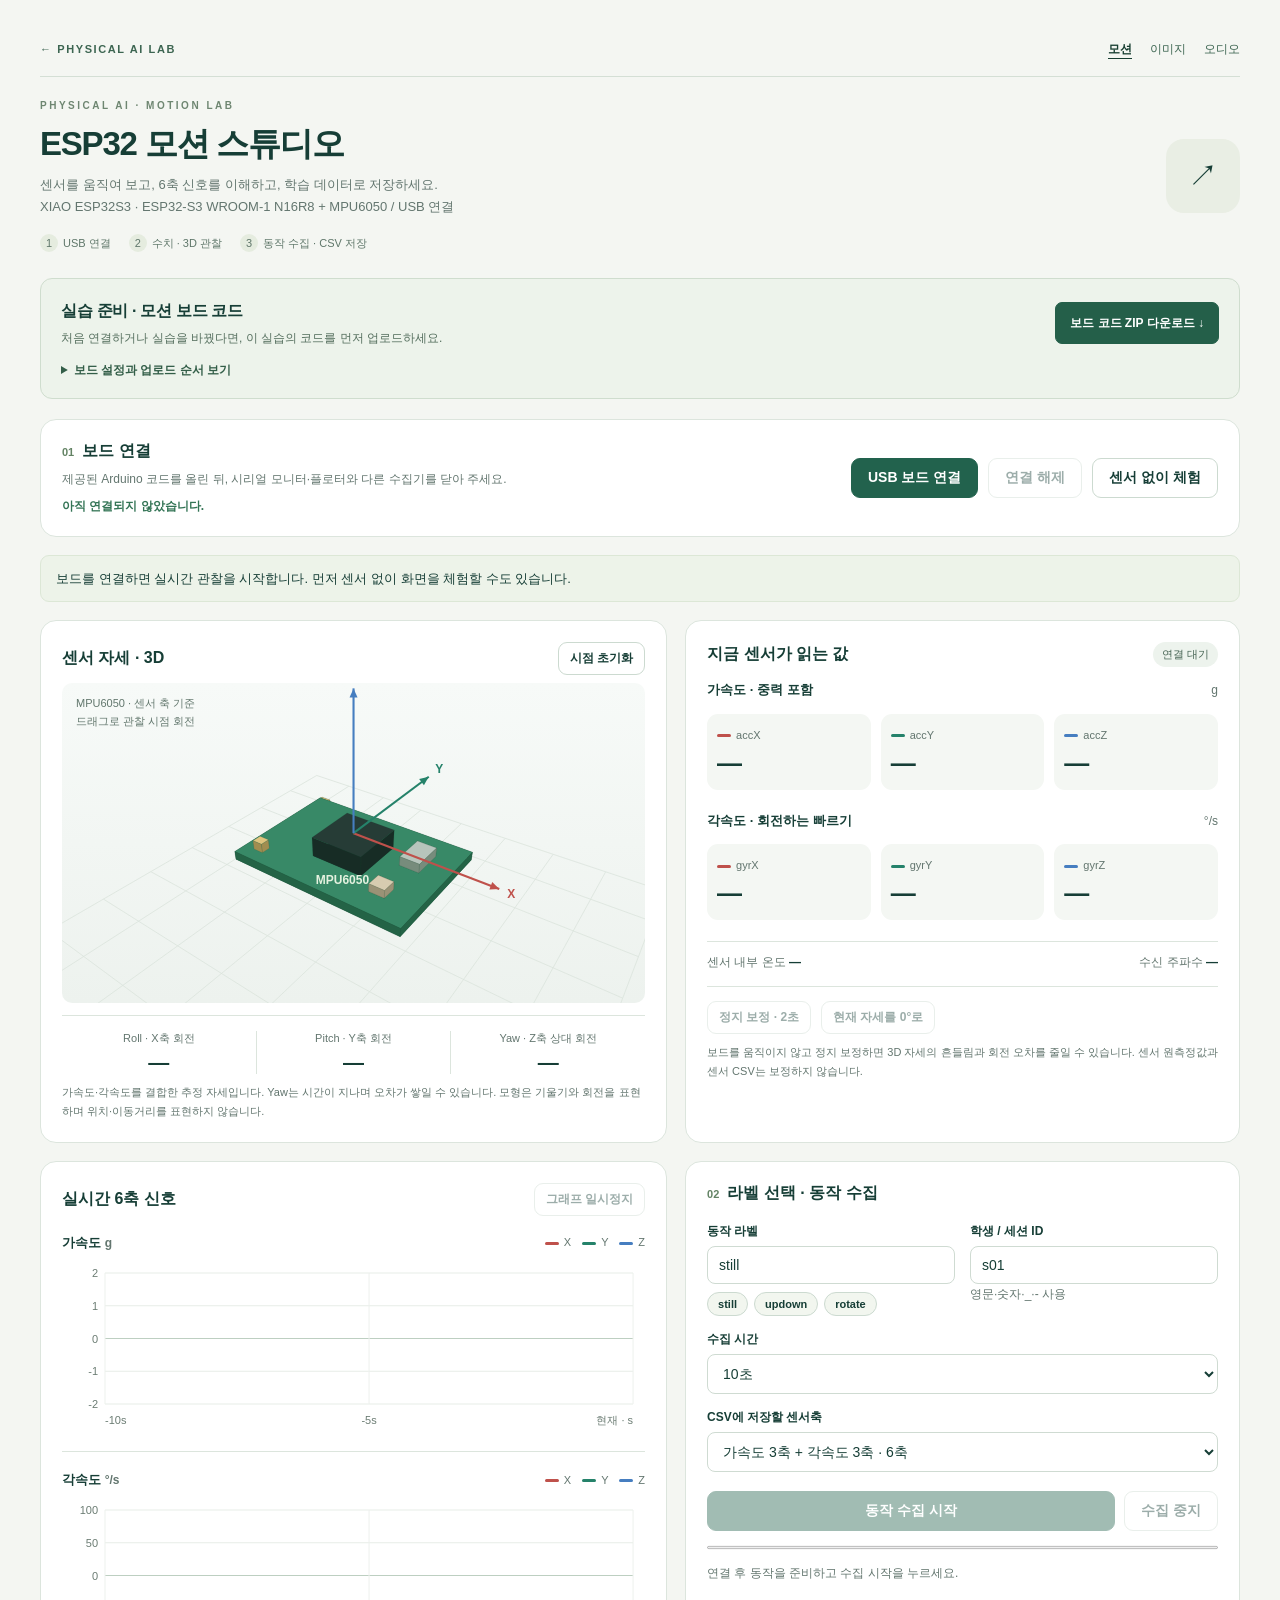
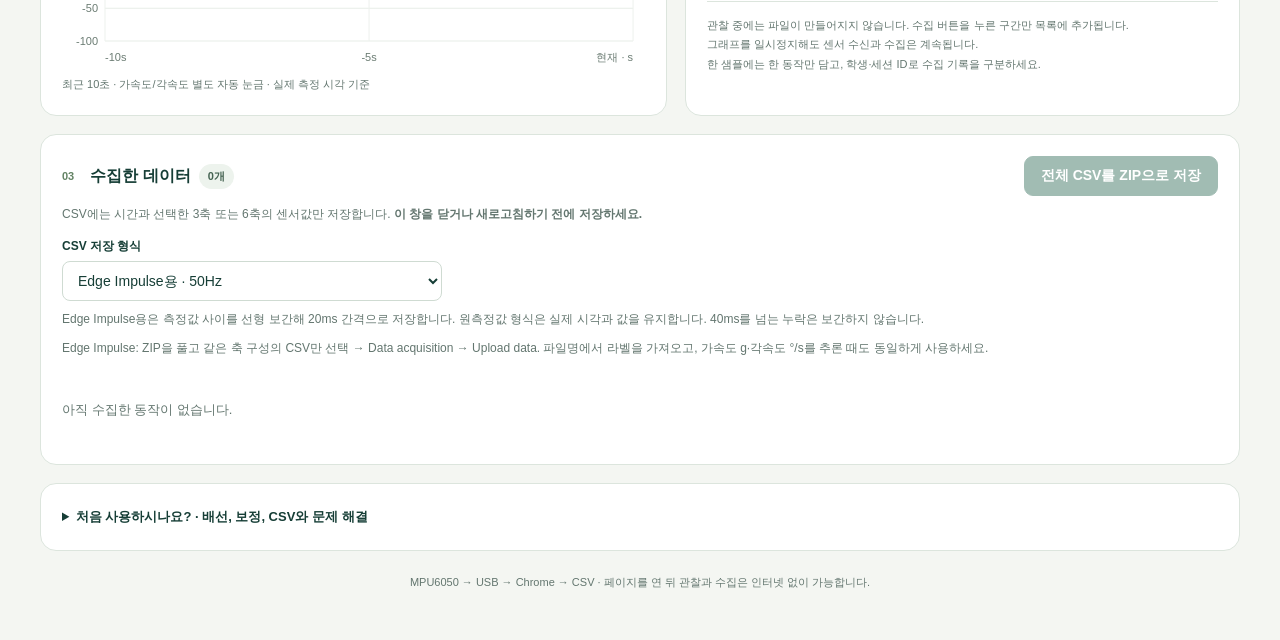
<file: motion/index.html>
<!doctype html>
<html lang="ko">
<head>
<meta charset="utf-8">
<meta name="viewport" content="width=device-width,initial-scale=1">
<meta name="description" content="ESP32와 MPU6050을 USB로 연결해 6축 데이터와 3D 자세를 보고 CSV로 저장하는 수업용 도구">
<title>ESP32 모션 스튜디오 · Physical AI</title>
<style>
:root{color-scheme:light;--bg:#f4f6f2;--card:#fff;--ink:#163e36;--muted:#63766f;--line:#dce5dd;--green:#22624d;--soft:#edf3ed;--orange:#a65b15;--x:#bf514b;--y:#25826a;--z:#467ec0;font-family:Inter,"Pretendard","Noto Sans KR",-apple-system,BlinkMacSystemFont,"Segoe UI",sans-serif;font-size:14px}
*{box-sizing:border-box}body{margin:0;background:var(--bg);color:var(--ink)}button,input,select{font:inherit}button{padding:10px 16px;background:white;border:1px solid #ccdad0;border-radius:9px;color:var(--ink);font-weight:600;cursor:pointer;white-space:nowrap}button:hover:not(:disabled){background:#edf3ec}button:focus-visible,input:focus-visible,select:focus-visible,summary:focus-visible{outline:3px solid #86b6a2;outline-offset:3px}button:disabled{opacity:.42;cursor:not-allowed}button.primary{background:var(--green);color:white;border-color:var(--green)}button.primary:hover:not(:disabled){background:#164b3a}button.danger{color:#a33d32;border-color:#e6cec8}button.small{padding:7px 11px;font-size:12px}button.ghost{border-color:transparent;background:transparent}input,select{display:block;width:100%;padding:10px 11px;border:1px solid #cfdbd2;border-radius:8px;color:var(--ink);background:white;min-width:0}label{display:block;font-weight:600;font-size:12px;margin-bottom:6px}h1,h2,h3,p{margin:0}h1{font-size:33px;letter-spacing:-1.2px;font-weight:700;line-height:1.25}h2{font-size:16px;font-weight:650}h3{font-size:13px}p{line-height:1.7}small,.muted{color:var(--muted)}small{font-size:12px;line-height:1.7}.row{display:flex;gap:10px;align-items:center;flex-wrap:wrap}.between{justify-content:space-between}.card{background:var(--card);border:1px solid var(--line);border-radius:16px;padding:21px}.pill{font-size:11px;padding:5px 9px;border-radius:20px;background:var(--soft);color:#456352;white-space:nowrap}.pill.demo{background:#fff1d9;color:#91520c}.tabular{font-variant-numeric:tabular-nums}.eyebrow{color:#6e8671;font-size:10px;font-weight:700;letter-spacing:2.5px;margin-bottom:12px}main{max-width:1260px;margin:auto;padding:40px 30px 50px}.hero{display:flex;justify-content:space-between;align-items:center;gap:22px;margin-bottom:26px}.hero p{font-size:13px;color:var(--muted);margin-top:10px}.hero-mark{width:74px;height:74px;border-radius:18px;background:#e9eee4;display:grid;place-items:center;flex:none;font-size:30px;font-weight:300}.steps{display:flex;gap:18px;flex-wrap:wrap;margin-top:16px;font-size:11px;color:#5e7669}.step-dot{display:inline-grid;place-items:center;width:18px;height:18px;background:#e5ecdf;border-radius:50%;margin-right:5px}.connection{display:flex;justify-content:space-between;gap:18px;align-items:center;margin-bottom:18px}.connection p{font-size:12px;color:var(--muted);margin-top:7px}.device{font-size:12px;color:#337455;font-weight:600;margin-top:8px}.status{font-size:13px;padding:12px 15px;background:#edf3e9;border:1px solid #dce7d6;border-radius:9px;line-height:1.65;margin-bottom:18px;overflow-wrap:anywhere}.status.error{background:#fff0ed;border-color:#eccdc6;color:#a13c30}.notice{background:#fff5df;color:#88591b;border:1px solid #eadab3;padding:12px 15px;border-radius:10px;margin-bottom:15px;font-size:13px;line-height:1.7}.dashboard{display:grid;grid-template-columns:minmax(0,1.13fr) minmax(0,1fr);gap:18px;margin-bottom:18px}.view-header{margin-bottom:8px}.scene-wrap{position:relative;min-width:0}.scene{width:100%;height:320px;display:block;touch-action:none;border-radius:10px;background:linear-gradient(#f7faf8,#edf2ee)}.scene-overlay{position:absolute;left:14px;top:12px;font-size:11px;line-height:1.6;color:#62776d;pointer-events:none}.scene-caption{font-size:11px;color:var(--muted);margin-top:9px;line-height:1.7}.angles{display:flex;gap:0;padding-top:15px;margin-top:12px;border-top:1px solid var(--line)}.angle{flex:1;text-align:center;border-right:1px solid var(--line)}.angle:last-child{border:0}.angle span{display:block;font-size:11px;color:var(--muted)}.angle strong{display:block;font-size:21px;font-weight:600;margin-top:4px}.metric-title{display:flex;justify-content:space-between;align-items:center;margin-bottom:13px}.metric-grid{display:grid;grid-template-columns:repeat(3,minmax(0,1fr));gap:10px;margin-bottom:21px}.metric{background:#f4f7f3;border-radius:11px;padding:12px 10px;min-width:0}.metric .axis{font-size:11px;color:var(--muted)}.metric strong{display:block;font-size:25px;font-weight:600;letter-spacing:-1px;margin-top:7px}.swatch{display:inline-block;width:14px;height:3px;border-radius:2px;margin-right:5px;vertical-align:middle}.sx{background:var(--x)}.sy{background:var(--y)}.sz{background:var(--z)}.aux{display:flex;justify-content:space-between;gap:12px;flex-wrap:wrap;font-size:12px;padding:12px 0 15px;border-top:1px solid var(--line);color:var(--muted)}.aux strong{color:var(--ink);font-weight:600}.calibration{padding-top:14px;border-top:1px solid var(--line)}.calibration p{font-size:11px;color:var(--muted);margin-top:9px;line-height:1.75}.work-grid{display:grid;grid-template-columns:minmax(0,1.13fr) minmax(0,1fr);gap:18px;margin-bottom:18px}.plot-section+.plot-section{margin-top:20px;padding-top:18px;border-top:1px solid var(--line)}.plot-head{margin-bottom:8px}.legend{font-size:11px;color:var(--muted)}.plot{display:block;width:100%;height:170px}.chart-controls{font-size:11px;color:var(--muted);margin-top:7px}.settings{display:grid;grid-template-columns:1fr 1fr;gap:15px;margin-top:19px}.field-wide{grid-column:1/-1}.chips{display:flex;gap:6px;margin-top:8px}.chips button{padding:5px 10px;border-radius:20px;font-size:11px;background:#f2f6ef;min-width:0}.record-actions{display:flex;gap:9px;flex-wrap:wrap;margin-top:19px}.record-actions .primary{flex:1}.record-info{font-size:12px;color:var(--muted);margin-top:12px;min-height:22px}.record-progress{width:100%;height:7px;accent-color:var(--green);margin-top:13px;display:block}.record-note{margin-top:16px;padding-top:14px;border-top:1px solid var(--line);font-size:11px;color:var(--muted);line-height:1.8}.review h2{display:flex;gap:8px;align-items:center}.review p{font-size:12px;color:var(--muted);margin-top:8px}.record-list{display:grid;grid-template-columns:repeat(2,minmax(0,1fr));gap:12px;margin-top:19px}.sample{border:1px solid var(--line);border-radius:11px;padding:14px;min-width:0}.sample h3{display:flex;align-items:center;gap:7px;flex-wrap:wrap;font-size:14px}.sample p{font-size:11px;margin-top:6px;overflow-wrap:anywhere}.sample .row{margin-top:12px;gap:7px}.sample button{font-size:11px;padding:6px 10px}.empty{color:var(--muted);font-size:13px;padding:24px 0}.help{margin-top:18px;font-size:12px;line-height:1.85}.help summary{cursor:pointer;font-weight:600;font-size:13px}.help ol,.help ul{padding-left:21px;margin:13px 0}.help table{width:100%;border-collapse:collapse;font-size:12px;margin:13px 0}.help td,.help th{padding:9px 7px;text-align:left;border-bottom:1px solid var(--line);overflow-wrap:anywhere}.footer{text-align:center;margin-top:24px;font-size:11px;color:var(--muted)}.demo-controls{display:flex;align-items:center;gap:10px;flex-wrap:wrap;margin-bottom:12px}.demo-controls label{margin:0}.demo-controls select{width:auto;max-width:100%;font-size:12px;padding:7px 10px}.number{font-size:11px;color:#638364;margin-right:8px}code{font-family:ui-monospace,SFMono-Regular,monospace;font-size:.95em;overflow-wrap:anywhere}a{color:#22624d}body.demo-mode .connection{border-color:#d9b36a}[hidden]{display:none!important}
@media(max-width:1000px){main{padding:28px 20px 40px}.metric strong{font-size:22px}.scene{height:310px}.card{padding:18px}.connection{align-items:flex-start;flex-direction:column}}
@media(max-width:760px){.dashboard,.work-grid{grid-template-columns:1fr}.hero-mark{display:none}h1{font-size:29px}.scene{height:300px}.record-list{grid-template-columns:1fr}.connection>.row{width:100%}.metric strong{font-size:25px}.metric-grid{margin-bottom:17px}.hero{margin-bottom:20px}}
@media(max-width:420px){main{padding:25px 12px}.card{padding:15px}.steps{gap:9px;font-size:10px}.settings{gap:12px}.metric strong{font-size:23px}.metric{padding:11px 8px}.angle strong{font-size:19px}.scene{height:260px}.record-actions{flex-direction:column}.record-actions button{width:100%}.connection>.row button{padding:9px 11px;font-size:12px}}
@media(prefers-reduced-motion:reduce){*{scroll-behavior:auto!important}}
</style>
<link rel="stylesheet" href="../assets/lab.css">
</head>
<body>
<main>
  <nav class="lab-navigation" aria-label="실습 이동"><a href="../">← PHYSICAL AI LAB</a><div><a href="../motion/" aria-current="page">모션</a><a href="../image/">이미지</a><a href="../audio/">오디오</a></div></nav>
  <header class="hero"><div><div class="eyebrow">PHYSICAL AI · MOTION LAB</div><h1>ESP32 모션 스튜디오</h1><p>센서를 움직여 보고, 6축 신호를 이해하고, 학습 데이터로 저장하세요.<br>XIAO ESP32S3 · ESP32-S3 WROOM-1 N16R8 + MPU6050 / USB 연결</p><div class="steps"><span><span class="step-dot">1</span>USB 연결</span><span><span class="step-dot">2</span>수치 · 3D 관찰</span><span><span class="step-dot">3</span>동작 수집 · CSV 저장</span></div></div><div class="hero-mark" aria-hidden="true">↗</div></header>
  <section class="lab-code" aria-labelledby="lab-code-title">
    <div class="lab-code-top"><div><h2 id="lab-code-title">실습 준비 · 모션 보드 코드</h2><p>처음 연결하거나 실습을 바꿨다면, 이 실습의 코드를 먼저 업로드하세요.</p></div><a class="lab-code-download" href="downloads/motion-code.zip" download>보드 코드 ZIP 다운로드 ↓</a></div>
    <details><summary>보드 설정과 업로드 순서 보기</summary><div>
      <ol><li>코드 ZIP을 압축 해제하고 <code>esp32_motion_capture/esp32_motion_capture.ino</code>를 Arduino IDE에서 엽니다.</li><li>보드 매니저에서 <strong>esp32 by Espressif Systems 3.x</strong>를 설치합니다. Adafruit MPU6050과 제안되는 의존 라이브러리도 설치합니다.</li><li>보드는 XIAO이면 <strong>XIAO_ESP32S3</strong>, WROOM이면 <strong>ESP32S3 Dev Module</strong>로 선택합니다. Flash는 XIAO 8MB, WROOM N16R8 16MB로 선택합니다.</li><li>직접 USB는 <strong>USB Mode = Hardware CDC and JTAG</strong>, <strong>USB CDC On Boot = Enabled</strong>. USB-UART 포트는 <strong>USB CDC On Boot = Disabled</strong>로 설정합니다.</li><li>업로드 후 시리얼 모니터와 플로터를 닫고, 아래에서 USB 보드를 연결합니다.</li></ol>
      <p>MPU6050: XIAO는 SDA=GPIO5, SCL=GPIO6 / WROOM은 SDA=GPIO7, SCL=GPIO6. AD0는 기본 GND입니다.</p>
      <div class="lab-code-links"><a href="esp32_motion_capture/esp32_motion_capture.ino" download>INO 파일만 다운로드</a><a href="https://github.com/midnightradio/physical-ai-lab/tree/main/motion#readme" target="_blank" rel="noopener">배선·실습 안내 ↗</a></div>
    </div></details>
  </section>
  <div id="browser-notice" class="notice" hidden>USB 연결은 PC용 <strong>Chrome 또는 Edge</strong>에서 이 페이지를 열어 사용하세요. 아래의 센서 없이 체험은 USB 없이도 사용할 수 있습니다.</div>
  <section class="card connection" aria-labelledby="connection-title"><div><h2 id="connection-title"><span class="number">01</span>보드 연결</h2><p>제공된 Arduino 코드를 올린 뒤, 시리얼 모니터·플로터와 다른 수집기를 닫아 주세요.</p><div id="device" class="device">아직 연결되지 않았습니다.</div></div><div class="row"><button id="connect" class="primary">USB 보드 연결</button><button id="disconnect" disabled>연결 해제</button><button id="demo">센서 없이 체험</button></div></section>
  <div id="status" class="status" role="status" aria-live="polite">보드를 연결하면 실시간 관찰을 시작합니다. 먼저 센서 없이 화면을 체험할 수도 있습니다.</div>
  <div id="demo-panel" class="notice" hidden><div class="demo-controls"><strong>모의 데이터 체험 중 · 실제 센서 측정이 아닙니다</strong><label for="demo-motion">동작</label><select id="demo-motion"><option value="tilt">천천히 기울이기</option><option value="still">수평으로 정지</option><option value="shake">회전 없이 위아래로 흔들기</option><option value="rotate">Z축을 중심으로 회전</option></select></div><small>체험 데이터는 DEMO 표시와 별도 폴더로 저장됩니다.</small></div>
  <div class="dashboard">
    <section class="card" aria-labelledby="scene-title"><div class="row between view-header"><h2 id="scene-title">센서 자세 · 3D</h2><button id="camera-home" class="small">시점 초기화</button></div><div class="scene-wrap"><canvas id="scene" class="scene" aria-label="MPU6050의 추정 자세를 따라 회전하는 3D 센서 모형. 마우스 또는 손가락으로 시점을 회전할 수 있습니다."></canvas><div class="scene-overlay">MPU6050 · 센서 축 기준<br>드래그로 관찰 시점 회전</div></div><div class="angles tabular"><div class="angle"><span>Roll · X축 회전</span><strong id="roll">—</strong></div><div class="angle"><span>Pitch · Y축 회전</span><strong id="pitch">—</strong></div><div class="angle"><span>Yaw · Z축 상대 회전</span><strong id="yaw">—</strong></div></div><p id="scene-caption" class="scene-caption">가속도·각속도를 결합한 추정 자세입니다. Yaw는 시간이 지나며 오차가 쌓일 수 있습니다. 모형은 기울기와 회전을 표현하며 위치·이동거리를 표현하지 않습니다.</p></section>
    <section class="card" aria-labelledby="metrics-title"><div class="metric-title"><h2 id="metrics-title">지금 센서가 읽는 값</h2><span id="source-badge" class="pill">연결 대기</span></div><div class="metric-title"><h3>가속도 · 중력 포함</h3><small>g</small></div><div class="metric-grid tabular"><div class="metric"><span class="axis"><i class="swatch sx"></i>accX</span><strong id="ax">—</strong></div><div class="metric"><span class="axis"><i class="swatch sy"></i>accY</span><strong id="ay">—</strong></div><div class="metric"><span class="axis"><i class="swatch sz"></i>accZ</span><strong id="az">—</strong></div></div><div class="metric-title"><h3>각속도 · 회전하는 빠르기</h3><small>°/s</small></div><div class="metric-grid tabular"><div class="metric"><span class="axis"><i class="swatch sx"></i>gyrX</span><strong id="gx">—</strong></div><div class="metric"><span class="axis"><i class="swatch sy"></i>gyrY</span><strong id="gy">—</strong></div><div class="metric"><span class="axis"><i class="swatch sz"></i>gyrZ</span><strong id="gz">—</strong></div></div><div class="aux tabular"><span>센서 내부 온도 <strong id="temperature">—</strong></span><span>수신 주파수 <strong id="rate">—</strong></span></div><div class="calibration"><div class="row"><button id="calibrate" class="small" disabled>정지 보정 · 2초</button><button id="reference" class="small" disabled>현재 자세를 0°로</button></div><p id="calibration-note">보드를 움직이지 않고 정지 보정하면 3D 자세의 흔들림과 회전 오차를 줄일 수 있습니다. 센서 원측정값과 센서 CSV는 보정하지 않습니다.</p></div></section>
  </div>
  <div class="work-grid">
    <section class="card" aria-labelledby="plots-title"><div class="row between"><h2 id="plots-title">실시간 6축 신호</h2><button id="freeze" class="small" disabled>그래프 일시정지</button></div><div class="plot-section" style="margin-top:17px"><div class="row between plot-head"><h3>가속도 <small>g</small></h3><div class="legend"><i class="swatch sx"></i>X　<i class="swatch sy"></i>Y　<i class="swatch sz"></i>Z</div></div><canvas id="acc-plot" class="plot" aria-label="최근 10초 동안의 X, Y, Z 가속도 그래프. 단위 g."></canvas></div><div class="plot-section"><div class="row between plot-head"><h3>각속도 <small>°/s</small></h3><div class="legend"><i class="swatch sx"></i>X　<i class="swatch sy"></i>Y　<i class="swatch sz"></i>Z</div></div><canvas id="gyro-plot" class="plot" aria-label="최근 10초 동안의 X, Y, Z 각속도 그래프. 단위 도 매 초."></canvas></div><p id="chart-state" class="chart-controls">최근 10초 · 가속도/각속도 별도 자동 눈금 · 실제 측정 시각 기준</p></section>
    <section class="card" aria-labelledby="record-title"><h2 id="record-title"><span class="number">02</span>라벨 선택 · 동작 수집</h2><div class="settings"><div><label for="label">동작 라벨</label><input id="label" value="still" maxlength="32" autocomplete="off" spellcheck="false"><div class="chips"><button data-label="still">still</button><button data-label="updown">updown</button><button data-label="rotate">rotate</button></div></div><div><label for="session">학생 / 세션 ID</label><input id="session" value="s01" maxlength="32" autocomplete="off" spellcheck="false"><small>영문·숫자·_·- 사용</small></div><div class="field-wide"><label for="seconds">수집 시간</label><select id="seconds"><option value="3">3초</option><option value="5">5초</option><option value="10" selected>10초</option><option value="20">20초</option><option value="30">30초</option><option value="60">60초</option></select></div><div class="field-wide"><label for="axes">CSV에 저장할 센서축</label><select id="axes"><option value="6">가속도 3축 + 각속도 3축 · 6축</option><option value="3">가속도 3축만</option></select></div></div><div class="record-actions"><button id="record" class="primary" disabled>동작 수집 시작</button><button id="stop-record" disabled>수집 중지</button></div><progress id="record-progress" class="record-progress" value="0" max="100" aria-label="동작 수집 진행률"></progress><p id="record-info" class="record-info">연결 후 동작을 준비하고 수집 시작을 누르세요.</p><div class="record-note">관찰 중에는 파일이 만들어지지 않습니다. 수집 버튼을 누른 구간만 목록에 추가됩니다.<br>그래프를 일시정지해도 센서 수신과 수집은 계속됩니다.<br>한 샘플에는 한 동작만 담고, 학생·세션 ID로 수집 기록을 구분하세요.</div></section>
  </div>
  <section class="card review" aria-labelledby="review-title"><div class="row between"><h2 id="review-title"><span class="number">03</span>수집한 데이터 <span id="record-count" class="pill">0개</span></h2><button id="save-zip" class="primary" disabled>전체 CSV를 ZIP으로 저장</button></div><p>CSV에는 시간과 선택한 3축 또는 6축의 센서값만 저장합니다. <strong>이 창을 닫거나 새로고침하기 전에 저장하세요.</strong></p><div style="max-width:380px;margin-top:14px"><label for="csv-format">CSV 저장 형식</label><select id="csv-format" aria-describedby="csv-format-note"><option value="edgeimpulse">Edge Impulse용 · 50Hz</option><option value="raw">센서 원측정값 · 실제 시각</option></select></div><p id="csv-format-note">Edge Impulse용은 측정값 사이를 선형 보간해 20ms 간격으로 저장합니다. 원측정값 형식은 실제 시각과 값을 유지합니다. 40ms를 넘는 누락은 보간하지 않습니다.</p><p>Edge Impulse: ZIP을 풀고 같은 축 구성의 CSV만 선택 → Data acquisition → Upload data. 파일명에서 라벨을 가져오고, 가속도 g·각속도 °/s를 추론 때도 동일하게 사용하세요.</p><div id="records" class="record-list"><div class="empty">아직 수집한 동작이 없습니다.</div></div></section>
  <details class="card help"><summary>처음 사용하시나요? · 배선, 보정, CSV와 문제 해결</summary><ol><li><strong>esp32_motion_capture.ino</strong>를 Arduino IDE에서 열고 <strong>Adafruit MPU6050</strong>과 의존 라이브러리를 설치합니다.</li><li>보드를 XIAO_ESP32S3 또는 ESP32S3 Dev Module로 선택해 업로드합니다. 시리얼 모니터와 플로터를 닫습니다.</li><li>이 페이지에서 <strong>USB 보드 연결</strong>을 누르고 포트를 선택합니다.</li><li>센서를 수평으로 놓고 <strong>정지 보정 · 2초</strong>를 누릅니다. 센서의 축 방향을 확인하며 기울이거나 회전시킵니다.</li><li>라벨·학생/세션·저장할 센서축을 지정해 수집하고 센서 CSV 또는 ZIP으로 저장합니다.</li></ol><table><thead><tr><th>MPU6050</th><th>XIAO ESP32S3</th><th>WROOM N16R8</th></tr></thead><tbody><tr><td>SDA</td><td>D4 / GPIO5</td><td>GPIO7</td></tr><tr><td>SCL</td><td>D5 / GPIO6</td><td>GPIO6</td></tr><tr><td>GND</td><td>GND</td><td>GND</td></tr><tr><td>VCC</td><td colspan="2">3V3 입력 지원 모듈은 3V3. 모듈별 전원 정격 확인.</td></tr></tbody></table><ul><li>USB 직접 연결: <strong>USB Mode = Hardware CDC and JTAG, USB CDC On Boot = Enabled</strong>. USB-UART 포트 사용: <strong>USB CDC On Boot = Disabled</strong>. WROOM N16R8은 Flash=16MB, PSRAM=OPI입니다.</li><li>강의의 Freenove WROOM CAM은 카메라가 GPIO6·7을 사용하므로 모션 실습 전에 카메라 리본 케이블을 분리하세요. 앞선 INMP441 배선도 분리합니다. SDA/SCL의 풀업 전압은 3.3V여야 합니다. 기본 코드에서는 AD0를 GND(0x68)에 연결합니다. AD0가 3V3이면 코드의 MPU_ADDRESS를 0x69로 변경합니다.</li><li>센서를 정지시켜도 가속도에는 중력이 포함됩니다. 각속도는 회전하는 동안 변하고, 멈추면 0 근처로 돌아옵니다.</li><li>정지 보정은 자이로의 일정한 오차를 3D 계산에서만 뺍니다. 현재 자세 0°는 모형의 기준을 바꾸며, 정지 보정을 대신하지 않습니다.</li><li>자력계가 없으므로 Yaw는 절대 방위가 아닙니다. 오래 두면 회전 오차가 생길 수 있습니다. 빠른 흔들기 중에는 자세 추정이 덜 정확할 수 있습니다.</li><li>그래프와 원측정값 CSV는 실제 측정 시각을 유지합니다. Edge Impulse용 CSV는 측정값 사이를 선형 보간해 20ms 간격(50Hz)으로 저장하며 마지막 측정 시각 밖으로 연장하지 않습니다. 40ms를 넘는 수신 누락은 재수집하거나 원측정값으로 보존하세요.</li><li>CSV 첫 열 <code>timestamp</code>는 ms입니다. 가속도는 g, 각속도는 °/s입니다. CSV에는 시간과 선택한 센서축만 있으며 온도·자세각은 없습니다. 정지 보정은 CSV에 영점 보정을 적용하지 않습니다.</li><li>ZIP의 <strong>data/6axis</strong> 또는 <strong>data/3axis</strong>에서 같은 축 구성의 CSV를 모아 사용합니다. 학습·테스트 구분은 수집 후에 파일·학생·세션 단위로 진행하세요. Edge Impulse용 CSV는 50Hz이고, 원측정값 CSV의 실제 주파수는 수집 상태에 따라 달라집니다. 축 개수와 단위는 수집·추론에서 일치시킵니다.</li><li>예전 <code>mpu6050_collect.ino</code>의 7열 출력도 읽을 수 있지만 온도는 표시되지 않습니다. 이번 8열 코드 업로드를 권장합니다.</li><li>데이터는 브라우저 메모리에만 보관됩니다. 촬영·녹음 도구처럼 CSV/ZIP 다운로드가 필요합니다. 서버 전송이나 Edge Impulse 자동 업로드는 수행하지 않습니다. Edge Impulse에는 ZIP을 푼 뒤 CSV만 업로드하고, 파일명 첫 마침표 앞을 라벨로 사용합니다. 기존 CSV Wizard 설정이 있다면 timestamp(ms)와 센서축 매핑이 맞는지 확인하세요.</li></ul></details>
  <footer class="footer">MPU6050 → USB → Chrome → CSV · 페이지를 연 뒤 관찰과 수집은 인터넷 없이 가능합니다.</footer>
</main>
<script id="motion-core">
"use strict";
(() => {
  const clamp=(x,a,b)=>Math.max(a,Math.min(b,x));
  const rad=Math.PI/180,deg=180/Math.PI;
  const norm=q=>{const n=Math.hypot(...q);if(!n||!Number.isFinite(n))throw new Error("Invalid quaternion");return q.map(v=>v/n);};
  const conj=q=>[q[0],-q[1],-q[2],-q[3]];
  const multiply=(a,b)=>[a[0]*b[0]-a[1]*b[1]-a[2]*b[2]-a[3]*b[3],a[0]*b[1]+a[1]*b[0]+a[2]*b[3]-a[3]*b[2],a[0]*b[2]-a[1]*b[3]+a[2]*b[0]+a[3]*b[1],a[0]*b[3]+a[1]*b[2]-a[2]*b[1]+a[3]*b[0]];
  const rotate=(q,v)=>multiply(multiply(q,[0,...v]),conj(q)).slice(1);
  function fromEuler(r,p,y){const c1=Math.cos(r/2),s1=Math.sin(r/2),c2=Math.cos(p/2),s2=Math.sin(p/2),c3=Math.cos(y/2),s3=Math.sin(y/2);return norm([c1*c2*c3+s1*s2*s3,s1*c2*c3-c1*s2*s3,c1*s2*c3+s1*c2*s3,c1*c2*s3-s1*s2*c3]);}
  function toEuler(q){const [w,x,y,z]=q;return [Math.atan2(2*(w*x+y*z),1-2*(x*x+y*y)),Math.asin(clamp(2*(w*y-z*x),-1,1)),Math.atan2(2*(w*z+x*y),1-2*(y*y+z*z))].map(v=>v*deg);}
  // 체험용 가상 위치입니다. 정현파 운동의 위치와 가속도는 서로 반대 위상입니다.
  function shakeDemoAt(seconds){const wave=Math.sin(2*Math.PI*1.3*seconds);return {accZ:1+0.6*wave,z:-0.75*wave};}
  function parseSample(line){
    if(!line||line[0]==="#")return null;
    const fields=line.split(",");
    if(![7,8].includes(fields.length)||fields.some(v=>!v.trim()))return null;
    if(!/^\d+$/.test(fields[0].trim()))return null;
    const values=fields.map(Number);
    if(!values.every(Number.isFinite)||!Number.isSafeInteger(values[0])||values[0]<0)return null;
    return {t:values[0],a:values.slice(1,4),g:values.slice(4,7),temp:values.length===8?values[7]:null};
  }
  class LineBuffer{
    constructor(onLine){this.onLine=onLine;this.pending="";this.decoder=new TextDecoder();}
    feed(bytes){this.pending+=this.decoder.decode(bytes,{stream:true});let i;while((i=this.pending.indexOf("\n"))>=0){if(i>1024)throw new Error("시리얼 한 줄이 너무 깁니다. 모션 수집 코드를 확인하세요.");const line=this.pending.slice(0,i).trim();this.pending=this.pending.slice(i+1);if(line)this.onLine(line);}if(this.pending.length>1024)throw new Error("시리얼 형식이 맞지 않습니다. 모션 수집 코드를 업로드하세요.");}
  }
  class Attitude{
    constructor(){this.q=[1,0,0,0];this.last=null;this.initialized=false;this.bias=[0,0,0];}
    update(s){
      const length=Math.hypot(...s.a);
      if(!this.initialized){if(length<0.2)return this.q;this.q=fromEuler(Math.atan2(s.a[1],s.a[2]),Math.atan2(-s.a[0],Math.hypot(s.a[1],s.a[2])),0);this.last=s.t;this.initialized=true;return this.q;}
      const dt=(s.t-this.last)/1000;this.last=s.t;
      if(dt<=0)return this.q;
      if(dt>0.15){if(length>0.8&&length<1.2){const yaw=toEuler(this.q)[2]*rad;this.q=fromEuler(Math.atan2(s.a[1],s.a[2]),Math.atan2(-s.a[0],Math.hypot(s.a[1],s.a[2])),yaw);}return this.q;}
      let omega=s.g.map((v,i)=>(v-this.bias[i])*rad);
      if(length>0.2){
        const a=s.a.map(v=>v/length),g=rotate(conj(this.q),[0,0,1]);
        const error=[a[1]*g[2]-a[2]*g[1],a[2]*g[0]-a[0]*g[2],a[0]*g[1]-a[1]*g[0]];
        const weight=clamp(1-Math.abs(length-1)/0.2,0,1);
        omega=omega.map((v,i)=>v+2*weight*error[i]);
      }
      const speed=Math.hypot(...omega),half=speed*dt/2;
      if(speed>1e-12)this.q=norm(multiply(this.q,[Math.cos(half),...omega.map(v=>v/speed*Math.sin(half))]));
      return this.q;
    }
  }
  function calibrationBias(samples){
    if(samples.length<60||samples.at(-1).t-samples[0].t<1800)throw new Error("보정 샘플이 부족합니다. 센서 수신을 확인하고 다시 시도하세요.");
    const mean=key=>[0,1,2].map(i=>samples.reduce((sum,s)=>sum+s[key][i],0)/samples.length);
    const a=mean("a"),g=mean("g");
    const maxStd=key=>Math.max(...[0,1,2].map(i=>Math.sqrt(samples.reduce((sum,s)=>sum+(s[key][i]-(key==="a"?a:g)[i])**2,0)/samples.length)));
    if(Math.abs(Math.hypot(...a)-1)>0.15||maxStd("a")>0.035||maxStd("g")>1.2||Math.hypot(...g)>15)throw new Error("보정 중 움직임이 감지됐습니다. 센서를 놓고 다시 시도하세요.");
    return g;
  }
  class Capture{
    constructor(settings){this.settings={...settings};this.rows=[];this.origin=null;this.previous=null;this.maxGap=0;}
    append(s){
      if(this.origin===null)this.origin=s.t;
      if(this.previous!==null){if(s.t<=this.previous)throw new Error("수집 시각이 증가하지 않습니다.");this.maxGap=Math.max(this.maxGap,s.t-this.previous);}
      const t=s.t-this.origin;
      if(t>=this.settings.seconds*1000)return true;
      this.rows.push([t,...s.a,...(Number(this.settings.axes)===3?[]:s.g)]);this.previous=s.t;return false;
    }
    finish(reason="complete"){const duration=this.rows.at(-1)?.[0]??0;return {...this.settings,rows:this.rows,reason,maxGap:this.maxGap,durationMs:duration,measuredHz:duration&&this.rows.length>1?(this.rows.length-1)*1000/duration:0};}
  }
  function edgeImpulseRows(record){
    const error=detail=>new Error(`Edge Impulse용 CSV: ${detail} 다시 수집하거나 저장 형식을 '센서 원측정값 · 실제 시각'으로 바꾸세요.`);
    if(!record||![3,6].includes(Number(record.axes))||!Array.isArray(record.rows)||record.rows.length<2)throw error("센서 샘플이 부족하거나 축 구성이 잘못되었습니다.");
    const n=Number(record.axes)+1,rows=record.rows;
    for(let i=0;i<rows.length;i++){
      const row=rows[i];
      if(!Array.isArray(row)||row.length!==n||!row.every(v=>typeof v==="number"&&Number.isFinite(v))||row[0]<0)throw error("숫자가 아닌 값 또는 잘못된 행이 있습니다.");
      if(i===0&&row[0]!==0)throw error("첫 측정 시각이 0ms가 아닙니다.");
      if(i&&row[0]<=rows[i-1][0])throw error("측정 시각이 증가하지 않습니다.");
      if(i&&row[0]-rows[i-1][0]>40)throw error("40ms를 넘는 수신 누락 구간이 있습니다.");
    }
    const result=[],last=rows.at(-1)[0];let right=1;
    for(let t=0;t<=last;t+=20){
      while(right<rows.length-1&&rows[right][0]<t)right++;
      const a=rows[right-1],b=rows[right],fraction=(t-a[0])/(b[0]-a[0]);
      result.push([t,...a.slice(1).map((v,i)=>v+(b[i+1]-v)*fraction)]);
    }
    if(result.length<2)throw error("20ms 간격으로 저장할 샘플이 부족합니다.");
    return result;
  }
  function csvFor(record,format="edgeimpulse"){
    if(!["edgeimpulse","raw"].includes(format))throw new Error("CSV 저장 형식을 확인하세요.");
    const n=Number(record.axes)===3?4:7;
    const header=["timestamp","accX","accY","accZ","gyrX","gyrY","gyrZ"].slice(0,n);
    const rows=format==="edgeimpulse"?edgeImpulseRows(record):record.rows;
    return header.join(",")+"\r\n"+rows.map(row=>row.slice(0,n).map((v,i)=>i===0?String(v):Number(v).toFixed(5)).join(",")).join("\r\n")+"\r\n";
  }
  const crcTable=Array.from({length:256},(_,n)=>{for(let k=0;k<8;k++)n=(n>>>1)^((n&1)?0xedb88320:0);return n>>>0;});
  function crc32(bytes){let crc=0xffffffff;for(const b of bytes)crc=(crc>>>8)^crcTable[(crc^b)&255];return (crc^0xffffffff)>>>0;}
  function makeZip(files){
    const encoder=new TextEncoder(),local=[],central=[];let offset=0,size=0;
    const now=new Date(),time=(now.getHours()<<11)|(now.getMinutes()<<5)|(now.getSeconds()>>1),date=((now.getFullYear()-1980)<<9)|((now.getMonth()+1)<<5)|now.getDate();
    for(const file of files){const name=encoder.encode(file.name),data=file.bytes,crc=crc32(data),head=new Uint8Array(30+name.length),h=new DataView(head.buffer);h.setUint32(0,0x04034b50,true);h.setUint16(4,20,true);h.setUint16(6,0x800,true);h.setUint16(10,time,true);h.setUint16(12,date,true);h.setUint32(14,crc,true);h.setUint32(18,data.length,true);h.setUint32(22,data.length,true);h.setUint16(26,name.length,true);head.set(name,30);local.push(head,data);
      const entry=new Uint8Array(46+name.length),e=new DataView(entry.buffer);e.setUint32(0,0x02014b50,true);e.setUint16(4,20,true);e.setUint16(6,20,true);e.setUint16(8,0x800,true);e.setUint16(12,time,true);e.setUint16(14,date,true);e.setUint32(16,crc,true);e.setUint32(20,data.length,true);e.setUint32(24,data.length,true);e.setUint16(28,name.length,true);e.setUint32(42,offset,true);entry.set(name,46);central.push(entry);size+=entry.length;offset+=head.length+data.length;
    }
    const end=new Uint8Array(22),v=new DataView(end.buffer);v.setUint32(0,0x06054b50,true);v.setUint16(8,files.length,true);v.setUint16(10,files.length,true);v.setUint32(12,size,true);v.setUint32(16,offset,true);return new Blob([...local,...central,end],{type:"application/zip"});
  }
  window.MotionCore={clamp,rad,deg,norm,conj,multiply,rotate,fromEuler,toEuler,shakeDemoAt,parseSample,LineBuffer,Attitude,calibrationBias,Capture,edgeImpulseRows,csvFor,crc32,makeZip};
})();
</script>
<script id="motion-app">
"use strict";
(() => {
  const $=id=>document.getElementById(id),C=window.MotionCore,encoder=new TextEncoder();
  const sleep=ms=>new Promise(resolve=>setTimeout(resolve,ms));
  const records=[],MAX_ROWS=150000,MAX_RECORDS=100;
  let source="idle",busy=false,port=null,reader=null,readTask=null,closingTask=null,closing=false;
  let ready=false,waitingStart=false,streamStarted=false,handshakeError=null,board="",lastSample=null,lastReceived=0;
  let attitude=new C.Attitude(),referenceQ=[1,0,0,0],viewQ=[1,0,0,0],angles=[0,0,0];
  let history=[],frozen=null,capture=null,calibration=null,demoTimer=null,demoStart=0;
  let demoDisplacementZ=0;
  let sequence=0,revision=0,savedRevision=0,invalidRows=0,lastUi=0,lastDraw=0;
  let cameraYaw=-0.95,cameraPitch=0.62,drag=null;
  const supported="serial" in navigator&&window.isSecureContext;
  const normalSceneCaption=$("scene-caption").textContent;
  const normalSceneDescription=$("scene").getAttribute("aria-label");
  const isShakeDemo=()=>source==="demo"&&$("demo-motion").value==="shake";
  function updateDemoSceneInfo(){const shake=isShakeDemo();$("scene-caption").textContent=shake?"체험 모드 · 회전 없이 Z축으로 위아래 이동하는 가상 동작입니다. accZ와 같은 주기로 움직이며, 센서값으로 측정한 위치·이동거리가 아닙니다.":normalSceneCaption;$("scene").setAttribute("aria-label",shake?"회전 없이 Z축으로 오르내리는 3D 보드. 체험을 위해 정해진 가상 움직임이며 측정한 위치가 아닙니다.":normalSceneDescription);}

  function status(message,error=false){$("status").textContent=message;$("status").classList.toggle("error",error);}
  function controls(){
    const live=source!=="idle"&&lastSample!==null,locked=!!capture||!!calibration;
    $("connect").disabled=busy||source!=="idle"||!supported;
    $("disconnect").disabled=busy||source!=="usb";
    $("demo").disabled=busy||source==="usb"||locked;
    $("demo").textContent=source==="demo"?"체험 종료":"센서 없이 체험";
    $("calibrate").disabled=busy||!live||locked;
    $("reference").disabled=busy||!live||locked;
    $("freeze").disabled=!live;
    $("record").disabled=busy||!live||locked;
    $("stop-record").disabled=!capture;
    $("save-zip").disabled=!records.length||!!capture;
    for(const id of ["label","session","seconds","axes","demo-motion"])$(id).disabled=!!capture;
    $("demo-motion").disabled=locked;
    document.querySelectorAll("[data-label]").forEach(b=>b.disabled=!!capture);
    document.querySelectorAll("[data-save],[data-delete]").forEach(b=>b.disabled=!!capture);
    $("source-badge").textContent=source==="demo"?"DEMO · 모의 데이터":source==="usb"?(lastSample?"USB · 실측 데이터":"USB · 연결 중"):"연결 대기";
    $("source-badge").classList.toggle("demo",source==="demo");
    $("demo-panel").hidden=source!=="demo";document.body.classList.toggle("demo-mode",source==="demo");
    updateDemoSceneInfo();
  }
  function resetStream(){attitude=new C.Attitude();referenceQ=[1,0,0,0];viewQ=[1,0,0,0];angles=[0,0,0];history=[];frozen=null;lastSample=null;invalidRows=0;demoDisplacementZ=0;$("freeze").textContent="그래프 일시정지";$("calibration-note").textContent="보드를 정지시키고 2초 보정하세요. 보정은 3D 계산에만 적용되며 원측정값은 유지됩니다.";}

  function receiveSample(s){
    if(lastSample&&s.t<=lastSample.t)throw new Error("센서 시각이 되돌아갔습니다. 보드를 다시 연결하세요.");
    const first=lastSample===null;lastReceived=performance.now();
    attitude.update(s);viewQ=C.norm(C.multiply(C.conj(referenceQ),attitude.q));angles=C.toEuler(viewQ);
    lastSample=s;history.push({s,angles:[...angles]});
    const cutoff=s.t-10000;while(history.length&&history[0].s.t<cutoff)history.shift();if(history.length>2000)history.splice(0,history.length-2000);
    if(calibration){
      calibration.samples.push(s);
      const elapsed=s.t-calibration.samples[0].t;
      $("calibration-note").textContent=`보정 중 ${(Math.min(elapsed,2000)/1000).toFixed(1)} / 2.0초 · 센서를 움직이지 마세요.`;
      if(elapsed>=2000){try{const bias=C.calibrationBias(calibration.samples);attitude.bias=bias;$("calibration-note").textContent=`정지 보정 완료 · 3D 자이로 오차: ${bias.map(v=>v.toFixed(2)).join(", ")} °/s. 원측정값은 유지됩니다.`;status("정지 보정을 마쳤습니다. 기울이거나 회전시켜 센서 값과 3D 모형을 비교하세요.");}catch(error){status(error.message,true);$("calibration-note").textContent="센서를 안정된 곳에 놓고 정지 보정을 다시 시도하세요.";}calibration=null;controls();}
    }
    if(capture){const complete=capture.append(s);const elapsed=s.t-capture.origin;$("record-progress").value=Math.min(100,100*elapsed/(capture.settings.seconds*1000));$("record-info").textContent=`${capture.settings.label} · ${(elapsed/1000).toFixed(1)} / ${capture.settings.seconds}초 · ${capture.rows.length}행`;if(complete)finishCapture("complete");}
    if(first){controls();status(source==="demo"?"모의 데이터로 화면을 체험하고 있습니다. 실제 측정 데이터와 구분해 저장됩니다.":"센서 데이터를 받고 있습니다. 정지 보정 후 움직임을 관찰하거나 동작 수집을 시작하세요.");}
  }

  function handleLine(line){
    if(line.startsWith("# ERROR"))throw new Error(line.replace(/^# ERROR\s*/,"센서 오류: ")+" 배선·전원을 확인하고 보드를 리셋하세요.");
    if(line.startsWith("# MOTION1 ")){
      const fields=Object.fromEntries(line.slice(10).trim().split(/\s+/).map(s=>s.split("=")));
      if(fields.accel!=="g"||fields.gyro!=="dps"||fields.sensor!=="MPU6050"||fields.rate!=="50")throw new Error("센서 단위 또는 주기가 맞지 않습니다. 제공된 모션 코드를 업로드하세요.");
      board=fields.board==="XIAO_ESP32S3"?"XIAO ESP32S3":fields.board==="WROOM_N16R8"?"ESP32-S3 WROOM N16R8":"ESP32-S3";
      $("device").textContent=`${board} · MPU6050 · USB · 50Hz`;return;
    }
    if(/^# READY\b/.test(line)){
      if(streamStarted)throw new Error("보드가 재시작되었습니다. 수집한 구간을 확인하고 다시 연결하세요.");
      if(!/sample_hz=50\b/.test(line))throw new Error("50Hz 모션 펌웨어가 아닙니다. 제공된 코드를 업로드하세요.");ready=true;return;
    }
    if(line==="# START"){
      if(!waitingStart)throw new Error("예상하지 않은 수집 시작 신호입니다. 보드를 다시 연결하세요.");
      waitingStart=false;streamStarted=true;lastReceived=performance.now();return;
    }
    if(line.startsWith("# STOP")&&streamStarted&&!closing)throw new Error("보드의 데이터 전송이 중지되었습니다. 다시 연결하세요.");
    if(line.startsWith("# UNITS")&&(!line.includes("acceleration=g ")||!line.includes("gyro=deg/s")))throw new Error("가속도/각속도 단위가 맞지 않습니다.");
    if(line.startsWith("#")||line.startsWith("timestamp,"))return;
    if(!streamStarted)return;
    const sample=C.parseSample(line);
    if(sample)receiveSample(sample);
    else {invalidRows++;if(invalidRows===1||invalidRows%25===0)status(`형식이 맞지 않는 행 ${invalidRows}개를 건너뛰었습니다. USB 연결과 펌웨어를 확인하세요.`,true);}
  }
  async function sendCommand(command){
    if(!port?.writable)throw new Error("보드가 연결되지 않았습니다.");
    const writer=port.writable.getWriter();try{await writer.write(encoder.encode(command+"\n"));}finally{writer.releaseLock();}
  }
  async function readSerial(activeReader){
    const lines=new C.LineBuffer(handleLine);
    try{while(!closing){const {value,done}=await activeReader.read();if(done)break;if(value)lines.feed(value);}if(!closing)throw new Error("USB 연결이 끊어졌습니다. 수집한 데이터는 이 창에 남아 있습니다.");}
    catch(error){if(!closing){handshakeError=error;if(capture)finishCapture("connection_error");status(error.message,true);queueMicrotask(()=>disconnect(false));}}
    finally{activeReader.releaseLock();}
  }
  async function connect(){
    if(busy||source!=="idle")return;busy=true;handshakeError=null;controls();
    try{
      const selected=await navigator.serial.requestPort();
      port=selected;source="usb";ready=false;streamStarted=false;waitingStart=false;closing=false;board="ESP32-S3";resetStream();controls();
      status("보드 응답을 기다리고 있습니다. 잠시만 기다려 주세요.");
      await port.open({baudRate:115200,bufferSize:16384});
      try{await port.setSignals({dataTerminalReady:false,requestToSend:false});}catch(_){/* 일부 USB-UART는 신호 제어를 제공하지 않습니다. */}
      if(!port.readable)throw new Error("시리얼 입력을 열 수 없습니다.");
      reader=port.readable.getReader();readTask=readSerial(reader);
      const deadline=performance.now()+13000;
      while(!ready&&performance.now()<deadline){if(handshakeError)throw handshakeError;await sendCommand("x?");for(let i=0;i<5&&!ready&&!handshakeError;i++)await sleep(80);}
      if(handshakeError)throw handshakeError;
      if(!ready)throw new Error("모션 코드의 응답이 없습니다. 제공된 Arduino 코드, 보드 선택, USB CDC 설정을 확인하세요.");
      $("device").textContent=`${board} · MPU6050 · USB · 50Hz`;
      waitingStart=true;lastReceived=performance.now();await sendCommand("s");
    }catch(error){await disconnect(false);if(error.name==="NotFoundError")status("포트 선택을 취소했습니다. 준비되면 다시 연결하세요.");else status(error.message||"포트를 열지 못했습니다. 다른 시리얼 프로그램을 닫으세요.",true);}
    finally{busy=false;controls();}
  }
  async function disconnect(showMessage=true){
    if(closingTask)return closingTask;
    closingTask=(async()=>{
      closing=true;if(capture)finishCapture("disconnected");calibration=null;
      if(demoTimer!==null){clearInterval(demoTimer);demoTimer=null;}
      if(port){try{if(!handshakeError&&port.writable)await sendCommand("x");}catch(_){}try{await reader?.cancel();}catch(_){}try{await readTask;}catch(_){}try{await port.close();}catch(_){}}
      port=null;reader=null;readTask=null;source="idle";ready=false;streamStarted=false;waitingStart=false;closing=false;$("device").textContent="연결을 해제했습니다. 수집한 데이터는 저장할 수 있습니다.";controls();if(showMessage)status("연결을 해제했습니다. 수집한 데이터를 CSV 또는 ZIP으로 저장하세요.");
    })();
    try{await closingTask;}finally{closingTask=null;}
  }

  function startDemo(){
    if(source==="demo"){disconnect();return;}if(source!=="idle"||busy)return;
    source="demo";board="DEMO";resetStream();demoStart=performance.now();controls();$("device").textContent="DEMO · 실제 센서를 사용하지 않는 모의 데이터";
    const tick=()=>{const t=Math.round(performance.now()-demoStart),seconds=t/1000,mode=$("demo-motion").value;let r=0,p=0,y=0,rd=0,pd=0,yd=0;
      if(mode==="tilt"){r=35*C.rad*Math.sin(seconds*0.8);p=22*C.rad*Math.sin(seconds*0.55);rd=35*C.rad*0.8*Math.cos(seconds*0.8);pd=22*C.rad*0.55*Math.cos(seconds*0.55);}
      if(mode==="rotate"){y=45*C.rad*seconds;yd=45*C.rad;}
      const a=[-Math.sin(p),Math.sin(r)*Math.cos(p),Math.cos(r)*Math.cos(p)];
      demoDisplacementZ=0;
      if(mode==="shake"){const motion=C.shakeDemoAt(seconds);a[2]=motion.accZ;demoDisplacementZ=motion.z;}
      const g=mode==="shake"?[0,0,0]:[rd-yd*Math.sin(p),pd*Math.cos(r)+yd*Math.sin(r)*Math.cos(p),-pd*Math.sin(r)+yd*Math.cos(r)*Math.cos(p)].map((v,i)=>v*C.deg+[0.12,-0.08,0.10][i]);
      receiveSample({t,a,g,temp:29.4});
    };
    tick();demoTimer=setInterval(tick,20);
  }
  function startCalibration(){if(!lastSample||capture||calibration)return;calibration={samples:[],started:performance.now()};controls();status("센서를 움직이지 말고 2초 동안 놓아두세요. 3D 계산용 자이로 오차를 측정합니다.");}
  function setReference(){if(!lastSample||capture||calibration)return;referenceQ=[...attitude.q];viewQ=[1,0,0,0];angles=[0,0,0];status("현재 자세를 0° 기준으로 정했습니다. 센서 원측정값은 그대로 유지됩니다.");}
  function token(value,label=false){const text=value.trim();if(!(label?/^[A-Za-z][A-Za-z0-9_-]{0,31}$/:/^[A-Za-z0-9_-]{1,32}$/).test(text))throw new Error(label?"라벨은 영문자로 시작하고 영문·숫자·_·-만 사용하세요.":"세션 ID에는 영문·숫자·_·-만 사용하세요.");return text;}
  function stamp(){const d=new Date(),p=(n,w=2)=>String(n).padStart(w,"0");return `${d.getFullYear()}${p(d.getMonth()+1)}${p(d.getDate())}_${p(d.getHours())}${p(d.getMinutes())}${p(d.getSeconds())}_${p(d.getMilliseconds(),3)}`;}
  function startCapture(){
    if(!lastSample||source==="idle"||capture||calibration)return;
    try{
      const label=token($("label").value,true),session=token($("session").value),seconds=Number($("seconds").value),axes=Number($("axes").value);
      if(![3,5,10,20,30,60].includes(seconds)||![3,6].includes(axes))throw new Error("수집 설정을 확인하세요.");
      if(records.length>=MAX_RECORDS||records.reduce((n,r)=>n+r.rows.length,0)+seconds*50>MAX_ROWS)throw new Error("이 창의 수집 한도입니다. ZIP을 저장하고 일부 샘플을 삭제한 뒤 계속하세요.");
      const id=++sequence,nameLabel=source==="demo"?`DEMO_${label}`:label,base=`${nameLabel}.${session}.${board.replace(/[^A-Za-z0-9_-]/g,"_")}.${stamp()}_${id}`;
      capture=new C.Capture({id,label,session,seconds,axes,source,board,base,capturedAt:new Date().toISOString()});
      $("record-progress").value=0;$("record-info").textContent=`${label} · 첫 샘플을 기다립니다.`;status(`${source==="demo"?"[모의 데이터] ":""}${label} 동작을 ${seconds}초 동안 수집합니다.`);controls();
    }catch(error){status(error.message,true);}
  }
  function finishCapture(reason){
    if(!capture)return;const record=capture.finish(reason);capture=null;
    if(record.rows.length<2){$("record-info").textContent="샘플이 부족해 목록에 추가하지 않았습니다.";controls();return;}
    record.filename=record.base+(reason==="complete"?"":".partial")+".csv";records.push(record);revision++;renderRecords();controls();
    const full=reason==="complete",gap=record.maxGap>40||record.measuredHz<45||record.measuredHz>55;
    $("record-info").textContent=`${full?"수집 완료":"중간 구간 보존"} · ${record.rows.length}행 · ${record.measuredHz.toFixed(1)}Hz · 최대 간격 ${record.maxGap}ms`;
    if(full)$("record-progress").value=100;
    status(`${record.label} ${full?"수집 완료":"중간 구간을 보존했습니다"}. ${record.rows.length}행${gap?" · 수신 간격을 확인하고 필요하면 재수집하세요.":" · 목록에서 CSV로 저장할 수 있습니다."}`,gap);
  }
  function download(blob,filename){const url=URL.createObjectURL(blob),a=document.createElement("a");a.href=url;a.download=filename;document.body.append(a);a.click();a.remove();setTimeout(()=>URL.revokeObjectURL(url),60000);}
  function csvFormat(){return $("csv-format").value;}
  function formatName(format){return format==="edgeimpulse"?"Edge Impulse용 50Hz":"센서 원측정값";}
  function saveCsv(record){
    try{const format=csvFormat();download(new Blob([C.csvFor(record,format)],{type:"text/csv;charset=utf-8"}),record.filename);status(`${formatName(format)} CSV 다운로드를 요청했습니다. 다운로드 폴더에서 확인하세요.`);}
    catch(error){status(error.message,true);}
  }
  function renderRecords(){
    $("record-count").textContent=`${records.length}개`;const list=$("records");list.replaceChildren();
    if(!records.length){const empty=document.createElement("div");empty.className="empty";empty.textContent="아직 수집한 동작이 없습니다.";list.append(empty);}
    for(const r of [...records].reverse()){
      const item=document.createElement("article");item.className="sample";const title=document.createElement("h3");title.textContent=r.label;
      const badge=document.createElement("span");badge.className="pill"+(r.source==="demo"?" demo":"");badge.textContent=r.source==="demo"?"DEMO":"USB 실측";title.append(badge);
      if(r.reason!=="complete"){const partial=document.createElement("span");partial.className="pill demo";partial.textContent="중간 구간";title.append(partial);}
      const meta=document.createElement("p");meta.className="tabular";meta.textContent=`${r.session} · ${r.axes}축 · ${r.rows.length}행 · ${(r.durationMs/1000).toFixed(2)}초 · ${r.measuredHz.toFixed(1)}Hz`;
      const quality=document.createElement("p");quality.textContent=`최대 간격 ${r.maxGap}ms · ${r.board}`;
      const actions=document.createElement("div");actions.className="row";
      const save=document.createElement("button");save.textContent="센서 CSV";save.dataset.save=String(r.id);save.onclick=()=>saveCsv(r);actions.append(save);
      const del=document.createElement("button");del.textContent="삭제";del.className="danger";del.dataset.delete=String(r.id);del.setAttribute("aria-label",`${r.label} 샘플 ${r.id} 삭제`);del.onclick=()=>{if(capture)return;records.splice(records.indexOf(r),1);revision++;renderRecords();controls();};actions.append(del);item.append(title,meta,quality,actions);list.append(item);
    }
  }
  function saveZip(){
    if(!records.length||capture)return;
    try{
      const files=[],format=csvFormat(),exportRecords=[];
      for(const r of records){
        const root=r.source==="demo"?"demo":"data";let csv;
        try{csv=C.csvFor(r,format);}catch(error){throw new Error(`${r.filename}: ${error.message}`);}
        files.push({name:`${root}/${r.axes}axis/${r.filename}`,bytes:encoder.encode(csv)});
        const {rows,...meta}=r;
        exportRecords.push({...meta,sampleCount:rows.length,exportFormat:format,exportedSampleCount:csv.trim().split("\r\n").length-1,exportedHz:format==="edgeimpulse"?50:r.measuredHz});
      }
      const csvExport={format,intervalMs:format==="edgeimpulse"?20:null,frequencyHz:format==="edgeimpulse"?50:null,method:format==="edgeimpulse"?"linear-interpolation":"original-measurements",maxInterpolationGapMs:format==="edgeimpulse"?40:null,extrapolation:false};
      const metadata={format:"ESP32_MOTION_DATASET_V3",createdAt:new Date().toISOString(),units:{timestamp:"ms",acceleration:"g",angularVelocity:"deg/s"},targetHz:50,csvExport,records:exportRecords};
      const notes=`ESP32 모션 스튜디오 데이터\n\n저장 형식: ${formatName(format)}\n${format==="edgeimpulse"?"측정값 사이를 선형 보간해 timestamp 0,20,40,...ms(50Hz)로 저장했습니다. 40ms를 넘는 누락은 허용하지 않으며 마지막 측정 시각 밖으로 연장하지 않습니다. CSV 값에는 보간값이 포함될 수 있습니다.":"실제 측정 시각과 센서값을 유지했습니다. 간격은 일정하지 않을 수 있으므로 Edge Impulse에 바로 올릴 때는 20ms 일정 간격인지 확인하거나 스튜디오의 Edge Impulse용 형식으로 다시 저장하세요."}\n\n1. data/6axis 또는 data/3axis에 CSV를 모았습니다. 3축·6축을 섞지 마세요.\n2. CSV는 timestamp(ms)와 선택한 센서축만 저장합니다. 가속도 g, 각속도 deg/s이며 온도·추정각도·영점 보정값은 저장하지 않습니다.\n3. Edge Impulse: ZIP 압축을 풀고 같은 축 구성의 CSV만 Data acquisition → Upload data에서 선택하세요. dataset.json과 이 안내문은 업로드하지 않습니다.\n4. 파일명 첫 마침표 앞이 동작 라벨입니다. 파일명에서 라벨을 추론하도록 선택하세요. 학습·추론의 축 순서와 단위를 일치시키세요. 가속도를 m/s²로 자동 변환하지 않습니다.\n5. 수집 시 학습·테스트를 나누지 않습니다. 업로드 전에 파일·학생·세션 단위로 나누고 같은 사람의 겹치는 구간이 양쪽에 들어가지 않게 하세요.\n6. demo 폴더는 모의 데이터이며 실제 학습·평가에서 제외합니다. partial은 수동 중지/연결 오류로 끝난 구간이니 품질을 확인하세요.\n7. dataset.json의 sampleCount는 원측정 행 수, exportedSampleCount는 CSV 행 수입니다. 보간 방법은 csvExport에, 단위와 실제 수집 주파수·학생/세션 정보는 해당 항목에 기록했습니다.\n8. 기존 CSV Wizard 설정이 있다면 timestamp(ms)와 센서축 매핑을 확인하세요.\n`;
      files.push({name:"dataset.json",bytes:encoder.encode(JSON.stringify(metadata,null,2))},{name:"README_데이터안내.txt",bytes:encoder.encode(notes)});download(C.makeZip(files),`esp32_motion_${format}_${stamp()}.zip`);savedRevision=revision;status(`${formatName(format)} ${records.length}개 샘플의 ZIP 다운로드를 요청했습니다. 다운로드 폴더에서 확인하세요.`);
    }catch(error){status(error.message,true);}
  }

  function setupCanvas(canvas){const box=canvas.getBoundingClientRect(),dpr=Math.min(window.devicePixelRatio||1,2),w=box.width,h=box.height;if(canvas.width!==Math.round(w*dpr)||canvas.height!==Math.round(h*dpr)){canvas.width=Math.round(w*dpr);canvas.height=Math.round(h*dpr);}const ctx=canvas.getContext("2d");ctx.setTransform(dpr,0,0,dpr,0,0);ctx.clearRect(0,0,w,h);return {ctx,w,h};}
  function drawPlot(canvas,key){
    const {ctx,w,h}=setupCanvas(canvas),data=frozen||history,L=43,R=12,T=12,B=27,pw=w-L-R,ph=h-T-B;if(pw<=0)return;
    const values=data.flatMap(v=>v.s[key]),max=Math.max(key==="a"?2:100,...values.map(Math.abs));
    const power=10**Math.floor(Math.log10(max)),ratio=max/power,extent=(ratio<=1?1:ratio<=2?2:ratio<=5?5:10)*power;
    const last=data.at(-1)?.s.t??0,begin=last-10000,x=t=>L+(t-begin)/10000*pw,y=v=>T+ph/2-v/extent*ph/2;
    ctx.font="11px -apple-system,BlinkMacSystemFont,Segoe UI,sans-serif";ctx.fillStyle="#6b7c73";ctx.lineWidth=1;
    for(const value of [-extent,-extent/2,0,extent/2,extent]){const yy=y(value);ctx.strokeStyle=value===0?"#bdcfc1":"#e7ede7";ctx.beginPath();ctx.moveTo(L,yy);ctx.lineTo(w-R,yy);ctx.stroke();ctx.textAlign="right";ctx.fillText(String(Number(value.toFixed(2))),L-7,yy+4);}
    for(let i=0;i<=2;i++){const xx=L+i*pw/2;ctx.strokeStyle="#edf1ed";ctx.beginPath();ctx.moveTo(xx,T);ctx.lineTo(xx,h-B);ctx.stroke();ctx.textAlign=i===0?"left":i===2?"right":"center";ctx.fillText(i===2?"현재 · s":`${-10+i*5}s`,xx,h-7);}
    ctx.save();ctx.beginPath();ctx.rect(L,T,pw,ph);ctx.clip();
    ["#bf514b","#25826a","#467ec0"].forEach((color,axis)=>{ctx.strokeStyle=color;ctx.lineWidth=1.8;ctx.beginPath();let previous=null;for(const row of data){const xx=x(row.s.t),yy=y(row.s[key][axis]);if(previous===null||row.s.t-previous>60)ctx.moveTo(xx,yy);else ctx.lineTo(xx,yy);previous=row.s.t;}ctx.stroke();});ctx.restore();
  }
  const dot=(a,b)=>a.reduce((sum,x,i)=>sum+x*b[i],0),cross=(a,b)=>[a[1]*b[2]-a[2]*b[1],a[2]*b[0]-a[0]*b[2],a[0]*b[1]-a[1]*b[0]],unit=v=>{const n=Math.hypot(...v);return v.map(x=>x/n);};
  function drawScene(){
    const {ctx,w,h}=setupCanvas($("scene")),radius=8,camera=[radius*Math.cos(cameraPitch)*Math.cos(cameraYaw),radius*Math.cos(cameraPitch)*Math.sin(cameraYaw),radius*Math.sin(cameraPitch)],forward=unit(camera.map(v=>-v)),right=unit(cross(forward,[0,0,1])),up=cross(right,forward);
    const shake=isShakeDemo(),offsetZ=shake?demoDisplacementZ:0;
    // 상하 이동 중에도 보드와 Z축 화살표 전체가 화면에 들어오도록 여유를 둡니다.
    const project=point=>{const v=point.map((x,i)=>x-camera[i]),depth=dot(v,forward),scale=Math.min(w,h)*(shake?1.15:1.65)/depth;return {x:w/2+dot(v,right)*scale,y:h*(shake ? .62 : .56)-dot(v,up)*scale,z:depth};};
    const world=p=>{const v=C.rotate(viewQ,p);return [v[0],v[1],v[2]+0.12+offsetZ];};
    ctx.strokeStyle="#dbe4dc";ctx.lineWidth=.8;
    for(let i=-4;i<=4;i++){for(const endpoints of [[[i,-4,-1.3],[i,4,-1.3]],[[-4,i,-1.3],[4,i,-1.3]]]){const [a,b]=endpoints.map(project);ctx.beginPath();ctx.moveTo(a.x,a.y);ctx.lineTo(b.x,b.y);ctx.stroke();}}
    const faces=[];
    function box(cx,cy,cz,sx,sy,sz,top,side){const points=[[-1,-1,-1],[1,-1,-1],[1,1,-1],[-1,1,-1],[-1,-1,1],[1,-1,1],[1,1,1],[-1,1,1]].map(p=>world([cx+p[0]*sx/2,cy+p[1]*sy/2,cz+p[2]*sz/2])).map(project);for(const indices of [[0,1,2,3],[0,1,5,4],[1,2,6,5],[2,3,7,6],[3,0,4,7],[4,5,6,7]]){const p=indices.map(i=>points[i]);faces.push({p,z:p.reduce((n,v)=>n+v.z,0)/4,color:indices[0]===4?top:side});}}
    box(0,0,0,2.9,2.05,.14,"#388967","#246346");box(0,0,.23,.86,.86,.32,"#263c36","#172c25");box(.9,.35,.15,.32,.5,.15,"#b7c5bc","#778c7c");box(.85,-.55,.15,.25,.23,.13,"#d7ccb0","#9a9276");
    for(let i=0;i<6;i++)box(-1.16,-.75+i*.3,.16,.17,.15,.15,"#dfc47e","#a18d50");
    faces.sort((a,b)=>b.z-a.z);for(const face of faces){ctx.fillStyle=face.color;ctx.strokeStyle="#194b3433";ctx.lineWidth=.7;ctx.beginPath();face.p.forEach((p,i)=>i?ctx.lineTo(p.x,p.y):ctx.moveTo(p.x,p.y));ctx.closePath();ctx.fill();ctx.stroke();}
    const label=project(world([.35,-.75,.1]));ctx.font="600 12px -apple-system,BlinkMacSystemFont,sans-serif";ctx.textAlign="center";ctx.fillStyle="#e4f1df";ctx.fillText("MPU6050",label.x,label.y);
    const origin=project(world([0,0,.4]));for(const [vector,name,color] of [[[2.25,0,.4],"X","#bf514b"],[[0,2.25,.4],"Y","#25826a"],[[0,0,2.5],"Z","#467ec0"]]){const tip=project(world(vector)),dx=tip.x-origin.x,dy=tip.y-origin.y,length=Math.hypot(dx,dy),ux=dx/Math.max(length,.001),uy=dy/Math.max(length,.001);ctx.strokeStyle=color;ctx.fillStyle=color;ctx.lineWidth=2.1;ctx.beginPath();ctx.moveTo(origin.x,origin.y);ctx.lineTo(tip.x,tip.y);ctx.stroke();ctx.beginPath();ctx.moveTo(tip.x,tip.y);ctx.lineTo(tip.x-ux*9-uy*4,tip.y-uy*9+ux*4);ctx.lineTo(tip.x-ux*9+uy*4,tip.y-uy*9-ux*4);ctx.closePath();ctx.fill();ctx.font="600 12px -apple-system,sans-serif";ctx.fillText(name,tip.x+ux*13,tip.y+uy*13+4);}
  }
  function updateUi(){
    if(lastSample){["ax","ay","az"].forEach((id,i)=>$(id).textContent=lastSample.a[i].toFixed(3));["gx","gy","gz"].forEach((id,i)=>$(id).textContent=lastSample.g[i].toFixed(1));$("temperature").textContent=lastSample.temp===null?"미전송":""+lastSample.temp.toFixed(1)+" °C";["roll","pitch","yaw"].forEach((id,i)=>$(id).textContent=angles[i].toFixed(1)+"°");const recent=history.filter(v=>v.s.t>=lastSample.t-2000),dt=(recent.at(-1)?.s.t??0)-(recent[0]?.s.t??0);$("rate").textContent=source!=="idle"&&recent.length>1&&dt>0?((recent.length-1)*1000/dt).toFixed(1)+" Hz":"—";}
    $("chart-state").textContent=frozen?"그래프 정지 중 · 숫자/3D/동작 수집은 계속됩니다.":"최근 10초 · 가속도/각속도 별도 자동 눈금 · 실제 측정 시각 기준";
  }
  function paint(now){if(now-lastDraw>=33){drawScene();lastDraw=now;}if(now-lastUi>=100){updateUi();drawPlot($("acc-plot"),"a");drawPlot($("gyro-plot"),"g");lastUi=now;}requestAnimationFrame(paint);}
  $("connect").onclick=connect;$("disconnect").onclick=()=>disconnect();$("demo").onclick=startDemo;
  $("calibrate").onclick=startCalibration;$("reference").onclick=setReference;
  $("record").onclick=startCapture;$("stop-record").onclick=()=>finishCapture("manual_stop");$("save-zip").onclick=saveZip;
  $("freeze").onclick=()=>{frozen=frozen?null:history.slice();$("freeze").textContent=frozen?"그래프 다시 보기":"그래프 일시정지";};
  $("camera-home").onclick=()=>{cameraYaw=-.95;cameraPitch=.62;};
  $("demo-motion").onchange=()=>{if(source==="demo"){resetStream();demoStart=performance.now();updateDemoSceneInfo();}};
  document.querySelectorAll("[data-label]").forEach(b=>b.onclick=()=>$("label").value=b.dataset.label);
  $("scene").addEventListener("pointerdown",event=>{drag={x:event.clientX,y:event.clientY};$("scene").setPointerCapture(event.pointerId);});
  $("scene").addEventListener("pointermove",event=>{if(!drag)return;cameraYaw-=(event.clientX-drag.x)*.009;cameraPitch=C.clamp(cameraPitch+(event.clientY-drag.y)*.008,.15,1.35);drag={x:event.clientX,y:event.clientY};});
  for(const event of ["pointerup","pointercancel","lostpointercapture"])$("scene").addEventListener(event,()=>drag=null);
  window.addEventListener("beforeunload",event=>{if(capture||records.length&&revision!==savedRevision){event.preventDefault();event.returnValue="";}});
  setInterval(()=>{if(source==="usb"&&(streamStarted||waitingStart)&&performance.now()-lastReceived>4000){const error=new Error("4초 동안 센서 데이터를 받지 못했습니다. 연결을 확인하고 다시 연결하세요.");handshakeError=error;if(capture)finishCapture("data_timeout");status(error.message,true);disconnect(false);}if(calibration&&performance.now()-calibration.started>6000){calibration=null;$("calibration-note").textContent="보정 시간 초과 · 데이터 수신을 확인하세요.";controls();}},500);
  if(!supported)$("browser-notice").hidden=false;
  controls();requestAnimationFrame(paint);
})();
</script>
</body>
</html>
</file>
<file: assets/lab.css>
/* Shared shell; names are scoped to preserve the existing collectors. */
.lab-home{margin:0;background:#f4f6f2;color:#163e36;font:15px/1.65 -apple-system,BlinkMacSystemFont,"Segoe UI","Noto Sans KR",sans-serif}
.lab-home *{box-sizing:border-box}.lab-home a{color:inherit;text-decoration:none}.lab-home a:focus-visible,.lab-navigation a:focus-visible,.lab-code a:focus-visible,.lab-code summary:focus-visible{outline:3px solid #b87925;outline-offset:5px}
.lab-shell{max-width:1180px;margin:0 auto;padding:0 36px}.lab-home-nav{display:flex;align-items:center;justify-content:space-between;gap:20px;padding:25px 0;border-bottom:1px solid #d4dfd5;font-size:12px}.lab-wordmark{display:flex;align-items:center;gap:12px;letter-spacing:1.8px;font-weight:750}.lab-logo{display:inline-flex;align-items:center;justify-content:center;width:34px;height:34px;background:#215e49;color:#fff;border-radius:9px;font-size:23px;letter-spacing:-4px}.lab-logo span{font-size:17px;align-self:flex-start}
.lab-home-hero{padding:63px 0 50px}.lab-home-kicker{font-size:11px;font-weight:750;letter-spacing:2px;color:#667d6d}.lab-home h1{font-size:clamp(31px,4.4vw,49px);line-height:1.27;letter-spacing:-2px;margin:17px 0 19px;font-weight:750}.lab-home-hero>p{color:#5b7167;margin:0;font-size:16px;line-height:1.8}.lab-requirements{display:flex;flex-wrap:wrap;gap:8px;margin-top:23px}.lab-requirements span{border:1px solid #d2ded4;border-radius:30px;padding:4px 12px;font-size:11px;color:#486451}.lab-section-title{display:flex;align-items:center;justify-content:space-between;margin-bottom:16px}.lab-section-title h2{font-size:17px;margin:0;letter-spacing:-.5px}.lab-section-title>span{font-size:11px;letter-spacing:2px;color:#60766a}
.lab-choices{display:grid;grid-template-columns:repeat(3,minmax(0,1fr));gap:18px}.lab-choice{background:#fff;border:1px solid #d6e0d7;border-radius:15px;padding:23px;--lab-accent:#296449}.lab-image{--lab-accent:#986321}.lab-audio{--lab-accent:#486d85}.lab-choice-top{display:flex;align-items:center;justify-content:space-between}.lab-choice-number{font-size:13px;color:var(--lab-accent);letter-spacing:2px}.lab-format{font-size:10px;font-weight:700;letter-spacing:1px;padding:3px 9px;border:1px solid #e0e7df;border-radius:5px;color:#607567}.lab-choice-drawing{height:104px;display:flex;align-items:center;padding:11px 12px;color:var(--lab-accent)}.lab-choice-drawing svg{height:83px;width:100%;fill:none;stroke:currentColor;stroke-width:2.3;stroke-linecap:round;stroke-linejoin:round}.lab-choice-drawing .lab-axis{stroke:#dce5dc;stroke-width:1}.lab-choice-kicker{font-size:10px;font-weight:750;letter-spacing:1.7px;color:var(--lab-accent);margin-top:13px}.lab-choice h3{font-size:23px;letter-spacing:-1px;line-height:1.4;margin:5px 0 10px}.lab-choice p{font-size:13px;line-height:1.8;color:#60756a;margin:0 0 24px}.lab-open{display:flex;align-items:center;justify-content:space-between;padding:11px 14px;border:1px solid var(--lab-accent);background:var(--lab-accent);color:white!important;border-radius:7px;font-size:13px;font-weight:650}.lab-open:hover{filter:brightness(.92)}.lab-zip{display:block;text-align:center;margin-top:12px;padding:6px 0;font-size:12px!important;color:#365f4c!important}.lab-zip:hover{text-decoration:underline}
.lab-start{display:grid;grid-template-columns:1fr 1.7fr;gap:40px;padding:32px 0;margin-top:39px;border-top:1px solid #d4dfd5;border-bottom:1px solid #d4dfd5}.lab-start h2{font-size:21px;letter-spacing:-.8px;margin:7px 0 10px}.lab-start p{font-size:13px;line-height:1.8;color:#60756a;margin:0}.lab-start ol{list-style:none;counter-reset:start;margin:0;padding:0;display:grid;gap:19px}.lab-start li{counter-increment:start;display:grid;grid-template-columns:28px 1fr;column-gap:11px}.lab-start li:before{content:counter(start,decimal-leading-zero);grid-row:1/3;color:#607567;font-size:11px;padding-top:3px}.lab-start strong{font-size:13px}.lab-start li span{font-size:12px;color:#60756a;margin-top:3px}.lab-save-note{font-size:12px;color:#63776a;padding:12px 0}.lab-home-footer{display:flex;gap:16px;justify-content:space-between;padding:15px 0 27px;color:#657c6d;font-size:10px;letter-spacing:1px}
.lab-navigation{display:flex;align-items:center;justify-content:space-between;gap:16px;padding:0 0 18px;margin-bottom:23px;border-bottom:1px solid #d4dfd5;font-size:12px;line-height:1.5}.lab-navigation>a{font-size:11px;font-weight:750;letter-spacing:1.6px}.lab-navigation a{color:#3c6551;text-decoration:none}.lab-navigation>div{display:flex;flex-wrap:wrap;gap:18px}.lab-navigation [aria-current="page"]{color:#173e31;font-weight:750;text-decoration:underline;text-underline-offset:5px}
.lab-code{margin:23px 0 20px;padding:18px 20px;background:#edf3eb;border:1px solid #cfddce;border-radius:12px;color:#163e36;font-size:13px;line-height:1.7}.lab-code-top{display:flex;gap:18px;align-items:center;justify-content:space-between}.lab-code h2{font-size:16px!important;margin:0 0 3px!important;letter-spacing:-.3px}.lab-code p{margin:0!important;font-size:12px!important;color:#556f5e!important}.lab-code .lab-code-download{display:inline-block;flex-shrink:0;background:#245f49;border:1px solid #245f49;border-radius:7px;color:#fff!important;text-decoration:none;font-size:12px;font-weight:650;padding:10px 14px;white-space:nowrap}.lab-code .lab-code-download:hover{background:#1c4b3a}.lab-code summary{cursor:pointer;color:#335e48;font-size:12px;font-weight:650;list-style:revert;padding-top:12px}.lab-code details{margin-top:0}.lab-code details>div{padding-top:10px}.lab-code ol{margin:0 0 10px;padding-left:22px;font-size:12px}.lab-code li{margin-bottom:6px}.lab-code ul{padding-left:20px;margin:8px 0;font-size:12px}.lab-code code{font-size:11px;background:#e0ebdc;padding:2px 4px;border-radius:3px;overflow-wrap:anywhere}.lab-code a{color:#285b43}.lab-code-links{display:flex;gap:16px;flex-wrap:wrap;font-size:12px;margin-top:10px}
@media(max-width:850px){.lab-shell{padding:0 22px}.lab-choices{gap:12px}.lab-choice{padding:18px}.lab-choice h3{font-size:21px}.lab-choice p{font-size:12px}.lab-start{gap:25px;grid-template-columns:1fr 1.5fr}}
@media(max-width:650px){.lab-home-nav{align-items:flex-start}.lab-home-nav>a:last-child{font-size:10px}.lab-wordmark{font-size:10px;letter-spacing:1px;gap:8px}.lab-home-hero{padding:38px 0 35px}.lab-home h1{letter-spacing:-1.4px}.lab-home-hero>p{font-size:14px}.lab-choices{grid-template-columns:1fr;gap:16px}.lab-choice{padding:22px}.lab-choice-drawing{height:78px;padding:0 30px}.lab-choice-drawing svg{height:70px}.lab-choice-kicker{margin-top:11px}.lab-choice p br{display:none}.lab-choice p{font-size:13px;margin-bottom:18px}.lab-start{grid-template-columns:1fr;gap:22px;margin-top:28px}.lab-start p br{display:none}.lab-home-footer{flex-direction:column;gap:4px}.lab-navigation{align-items:flex-start;gap:12px}.lab-navigation>div{gap:11px}.lab-code-top{align-items:flex-start;flex-direction:column;gap:12px}.lab-code .lab-code-download{white-space:normal}.lab-code{padding:16px}.lab-save-note{font-size:11px}}
</file>
